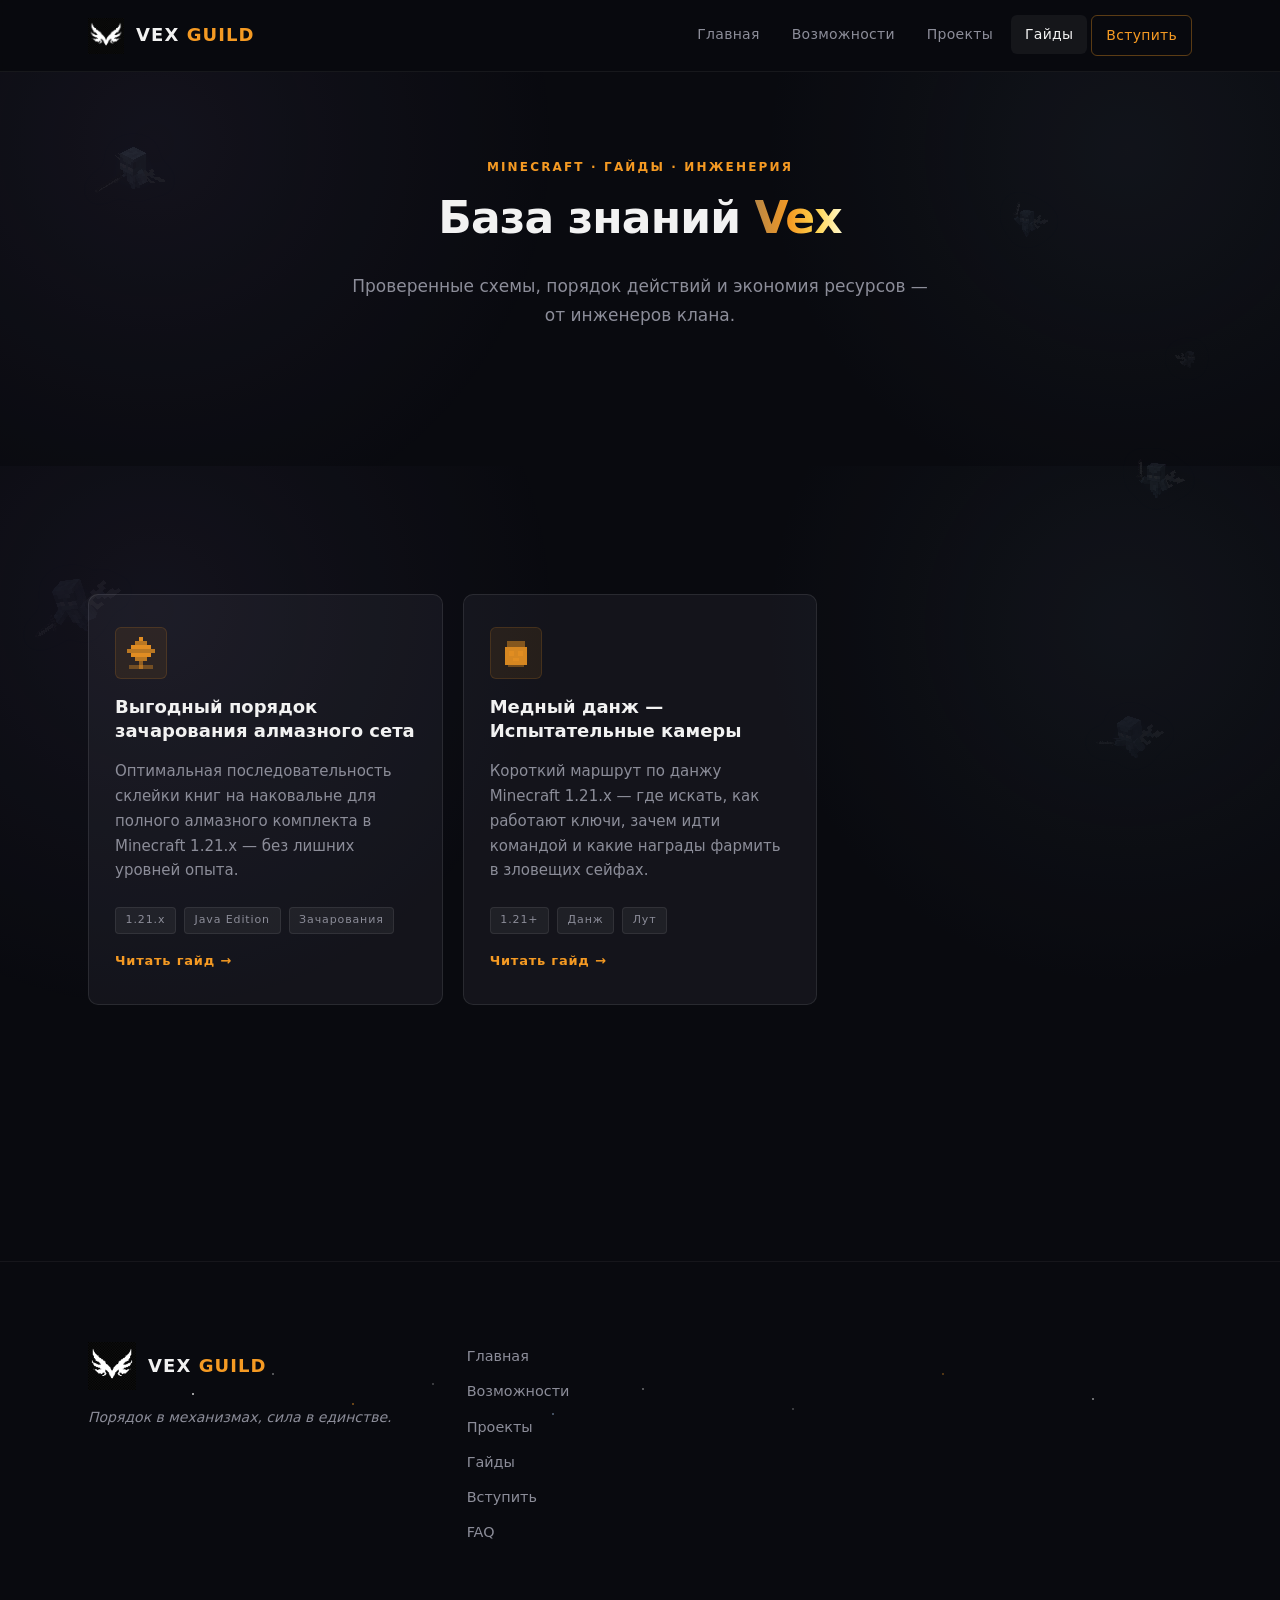
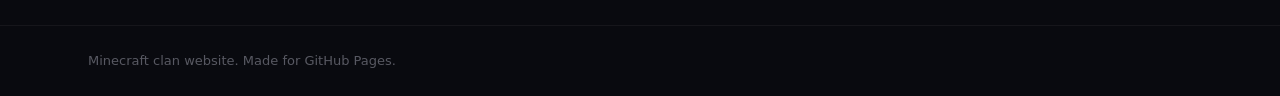
<file: guides/index.html>
<!DOCTYPE html>
<html lang="ru">
<head>
  <meta charset="UTF-8" />
  <meta name="viewport" content="width=device-width, initial-scale=1.0" />
  <title>Гайды — Vex Guild</title>
  <meta name="description" content="База знаний Vex Guild: проверенные схемы, порядок действий и экономия ресурсов для Minecraft." />
  <link rel="icon" href="../assets/brand/vex-logo.svg" type="image/svg+xml" />
  <link rel="stylesheet" href="../styles.css" />
</head>
<body class="guide-page">

  <div class="bg-sprites" aria-hidden="true">
    <img src="../assets/sprites/vex-mob-sword.png" class="bg-sprite bs-1" alt="" />
    <img src="../assets/sprites/vex-mob-dark.png" class="bg-sprite bs-2" alt="" />
    <img src="../assets/sprites/vex-mob-flying.png" class="bg-sprite bs-3" alt="" />
    <img src="../assets/sprites/vex-mob-sword-raised.png" class="bg-sprite bs-4" alt="" />
    <img src="../assets/sprites/vex-mob-lunge.png" class="bg-sprite bs-5" alt="" />
    <img src="../assets/sprites/vex-mob-sword-angled.png" class="bg-sprite bs-6" alt="" />
  </div>

  <header class="site-header" id="top">
    <div class="header-inner container">
      <a href="../#hero" class="logo" aria-label="Vex Guild — на главную">
        <img src="../assets/brand/vex-logo-black.png" alt="Vex Guild логотип" class="logo-img" />
        <span class="logo-text">Vex <span class="logo-accent">Guild</span></span>
      </a>

      <button class="burger" id="burger" aria-label="Открыть меню" aria-expanded="false">
        <span></span><span></span><span></span>
      </button>

      <nav class="main-nav" id="main-nav" aria-label="Основная навигация">
        <ul>
          <li><a href="../#hero">Главная</a></li>
          <li><a href="../#features">Возможности</a></li>
          <li><a href="../#projects">Проекты</a></li>
          <li><a href="./" class="is-active">Гайды</a></li>
          <li><a href="../#join" class="nav-cta">Вступить</a></li>
        </ul>
      </nav>
    </div>
  </header>

  <main class="guides-hub">

    <section class="guide-hero section" aria-labelledby="guides-title">
      <div class="container">
        <div class="section-header" data-reveal>
          <span class="section-eyebrow">Minecraft · Гайды · Инженерия</span>
          <h1 class="section-title" id="guides-title">
            База знаний <span class="gradient-text">Vex</span>
          </h1>
          <p class="section-lead">
            Проверенные схемы, порядок действий и экономия ресурсов — от инженеров клана.
          </p>
        </div>
      </div>
    </section>

    <section class="section" aria-label="Список гайдов">
      <div class="container">
        <div class="guides-grid">

          <a href="diamond-enchants/" class="feature-card guide-card" data-reveal>
            <div class="feature-card-glow" aria-hidden="true"></div>
            <div class="feature-icon" aria-hidden="true">
              <svg width="40" height="40" viewBox="0 0 40 40" fill="none" aria-hidden="true">
                <rect x="18" y="4" width="4" height="4" fill="currentColor" opacity=".9"/>
                <rect x="14" y="8" width="12" height="4" fill="currentColor" opacity=".7"/>
                <rect x="10" y="12" width="20" height="4" fill="currentColor" opacity=".9"/>
                <rect x="6" y="16" width="28" height="4" fill="currentColor" opacity=".7"/>
                <rect x="10" y="20" width="20" height="4" fill="currentColor" opacity=".9"/>
                <rect x="14" y="24" width="12" height="4" fill="currentColor" opacity=".7"/>
                <rect x="18" y="28" width="4" height="8" fill="currentColor" opacity=".5"/>
                <rect x="8" y="32" width="24" height="4" fill="currentColor" opacity=".35"/>
              </svg>
            </div>
            <h2 class="guide-card-title">Выгодный порядок зачарования алмазного сета</h2>
            <p class="guide-card-desc">
              Оптимальная последовательность склейки книг на наковальне для полного алмазного
              комплекта в Minecraft 1.21.x — без лишних уровней опыта.
            </p>
            <div class="project-tags">
              <span class="tag">1.21.x</span>
              <span class="tag">Java Edition</span>
              <span class="tag">Зачарования</span>
            </div>
            <span class="guide-card-cta">Читать гайд →</span>
          </a>

          <a href="copper-trial-chambers/" class="feature-card guide-card" data-reveal>
            <div class="feature-card-glow" aria-hidden="true"></div>
            <div class="feature-icon" aria-hidden="true">
              <svg width="40" height="40" viewBox="0 0 40 40" fill="none" aria-hidden="true" shape-rendering="crispEdges">
                <rect x="11" y="8" width="18" height="6" fill="currentColor" opacity=".45"/>
                <rect x="9" y="14" width="22" height="18" fill="currentColor" opacity=".85"/>
                <rect x="13" y="18" width="5" height="5" fill="currentColor" opacity=".35"/>
                <rect x="22" y="18" width="5" height="5" fill="currentColor" opacity=".35"/>
                <rect x="17" y="25" width="6" height="3" fill="currentColor" opacity=".35"/>
                <rect x="12" y="32" width="16" height="2" fill="currentColor" opacity=".35"/>
              </svg>
            </div>
            <h2 class="guide-card-title">Медный данж — Испытательные камеры</h2>
            <p class="guide-card-desc">
              Короткий маршрут по данжу Minecraft 1.21.x — где искать, как работают ключи, зачем идти командой
              и какие награды фармить в зловещих сейфах.
            </p>
            <div class="project-tags">
              <span class="tag">1.21+</span>
              <span class="tag">Данж</span>
              <span class="tag">Лут</span>
            </div>
            <span class="guide-card-cta">Читать гайд →</span>
          </a>

        </div>
      </div>
    </section>

  </main>

  <footer class="site-footer" role="contentinfo">
    <div class="footer-stars" aria-hidden="true"></div>
    <div class="container footer-inner">
      <div class="footer-brand">
        <a href="../#hero" class="logo" aria-label="Vex Guild — наверх">
          <img src="../assets/brand/vex-logo-black.png" alt="Vex Guild логотип" class="logo-img logo-img--lg" />
          <span class="logo-text">Vex <span class="logo-accent">Guild</span></span>
        </a>
        <p class="footer-tagline">Порядок в механизмах, сила в единстве.</p>
      </div>
      <nav class="footer-nav" aria-label="Навигация в footer">
        <ul>
          <li><a href="../#hero">Главная</a></li>
          <li><a href="../#features">Возможности</a></li>
          <li><a href="../#projects">Проекты</a></li>
          <li><a href="./">Гайды</a></li>
          <li><a href="../#join">Вступить</a></li>
          <li><a href="../#faq">FAQ</a></li>
        </ul>
      </nav>
    </div>
    <div class="footer-bottom">
      <div class="container">
        <p class="footer-copy">Minecraft clan website. Made for GitHub Pages.</p>
      </div>
    </div>
  </footer>

  <script src="../script.js"></script>
</body>
</html>
</file>
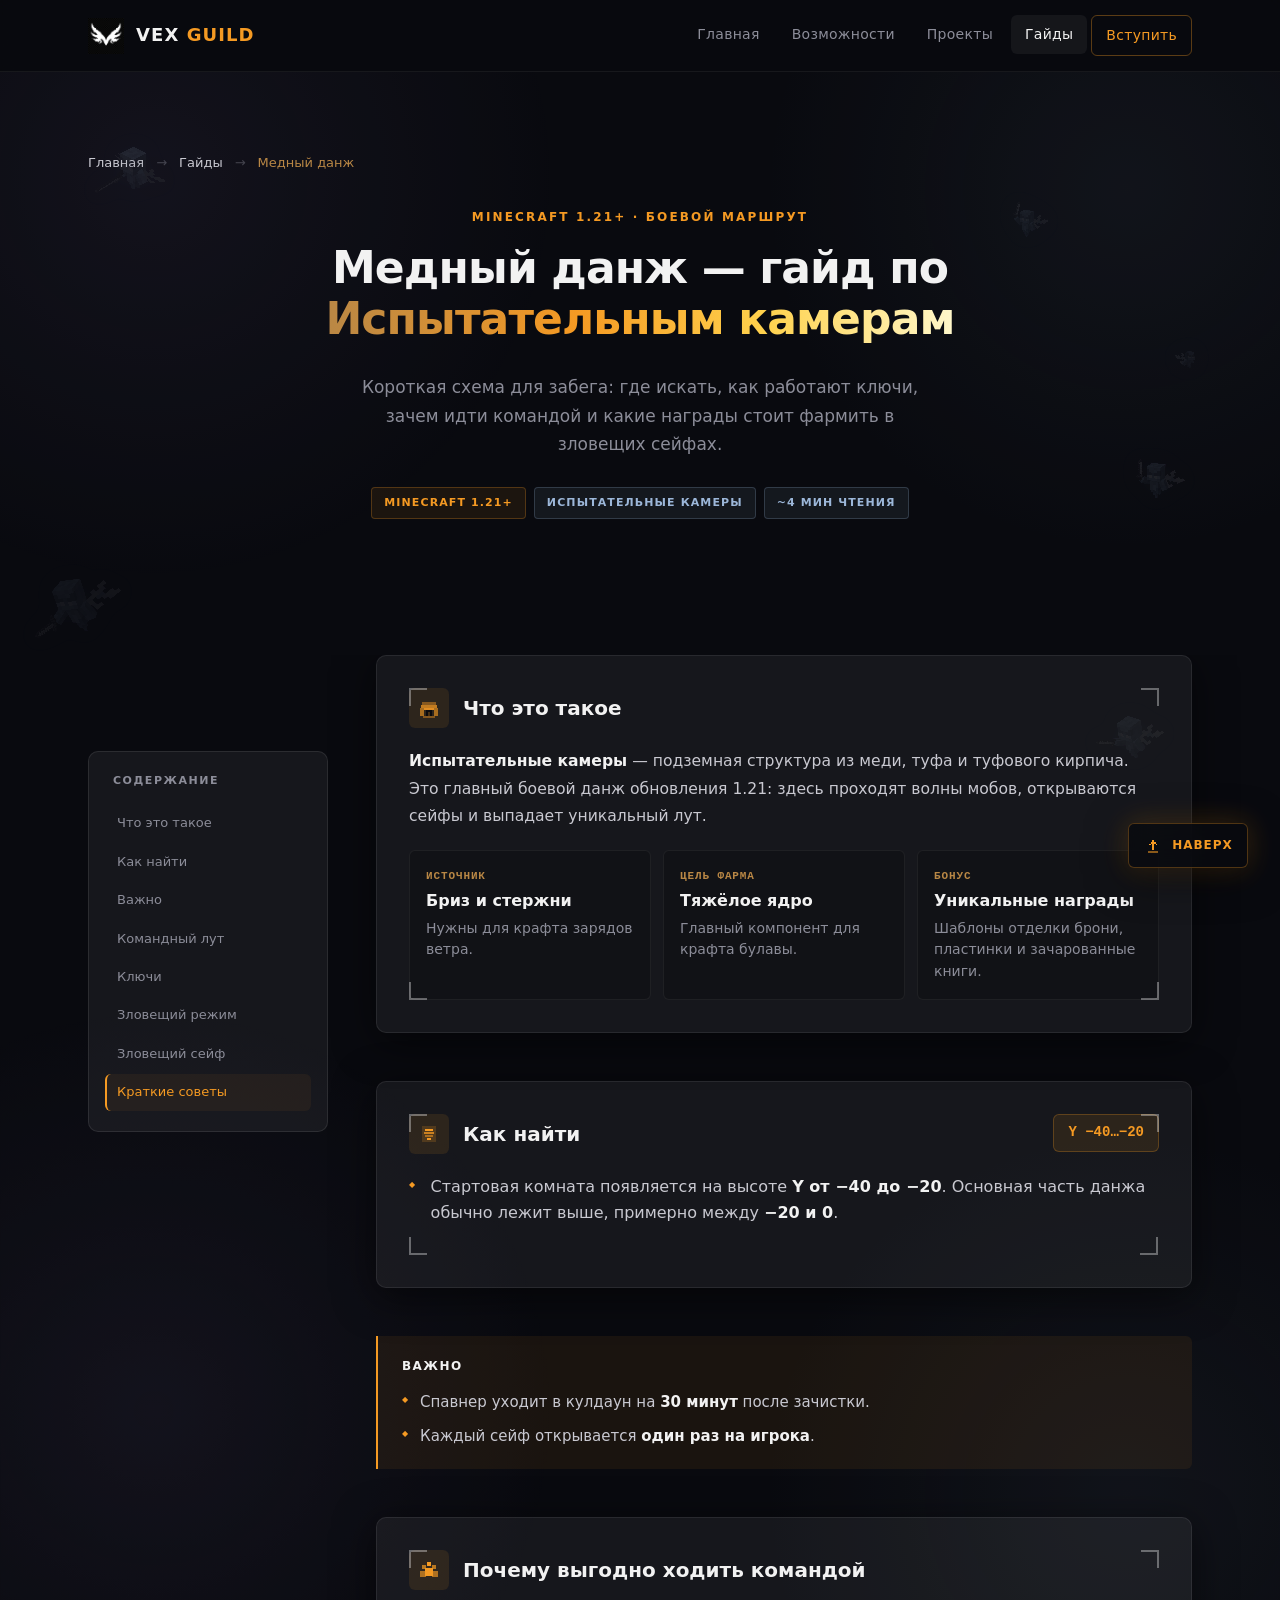
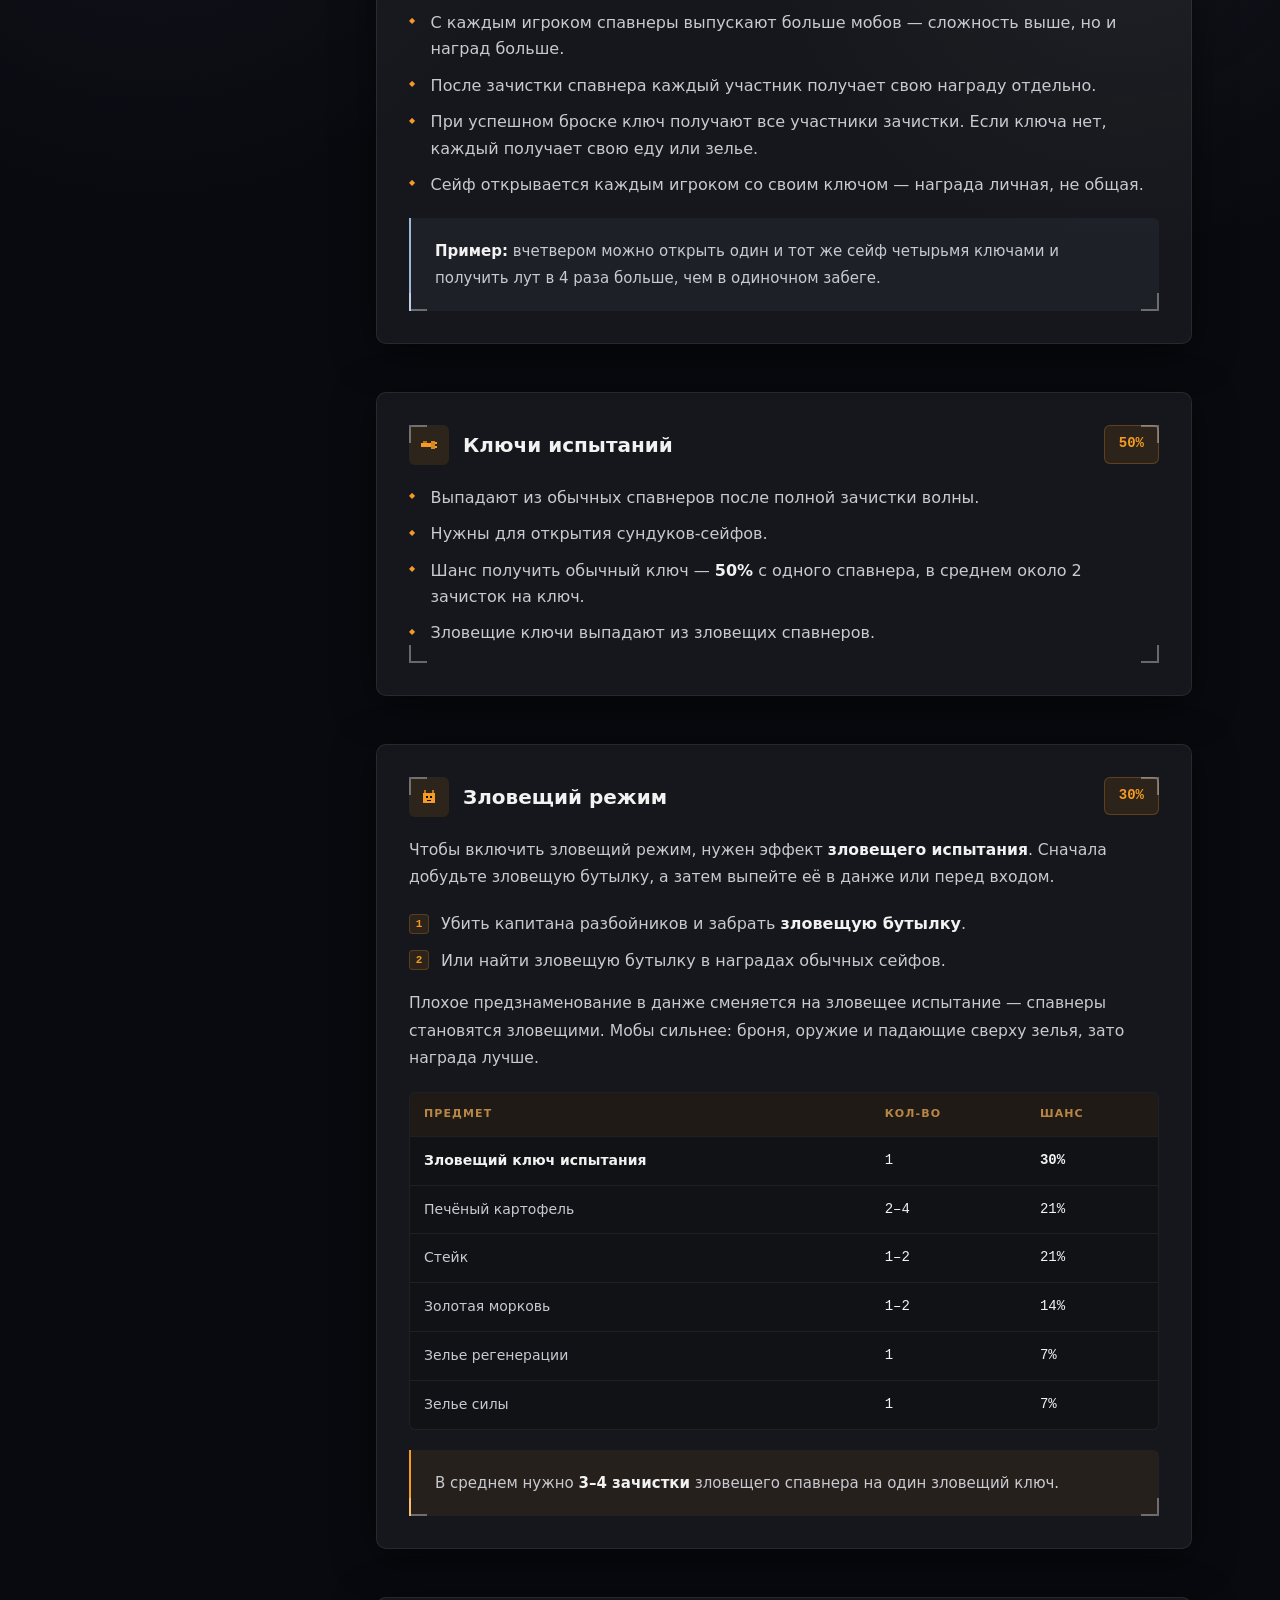
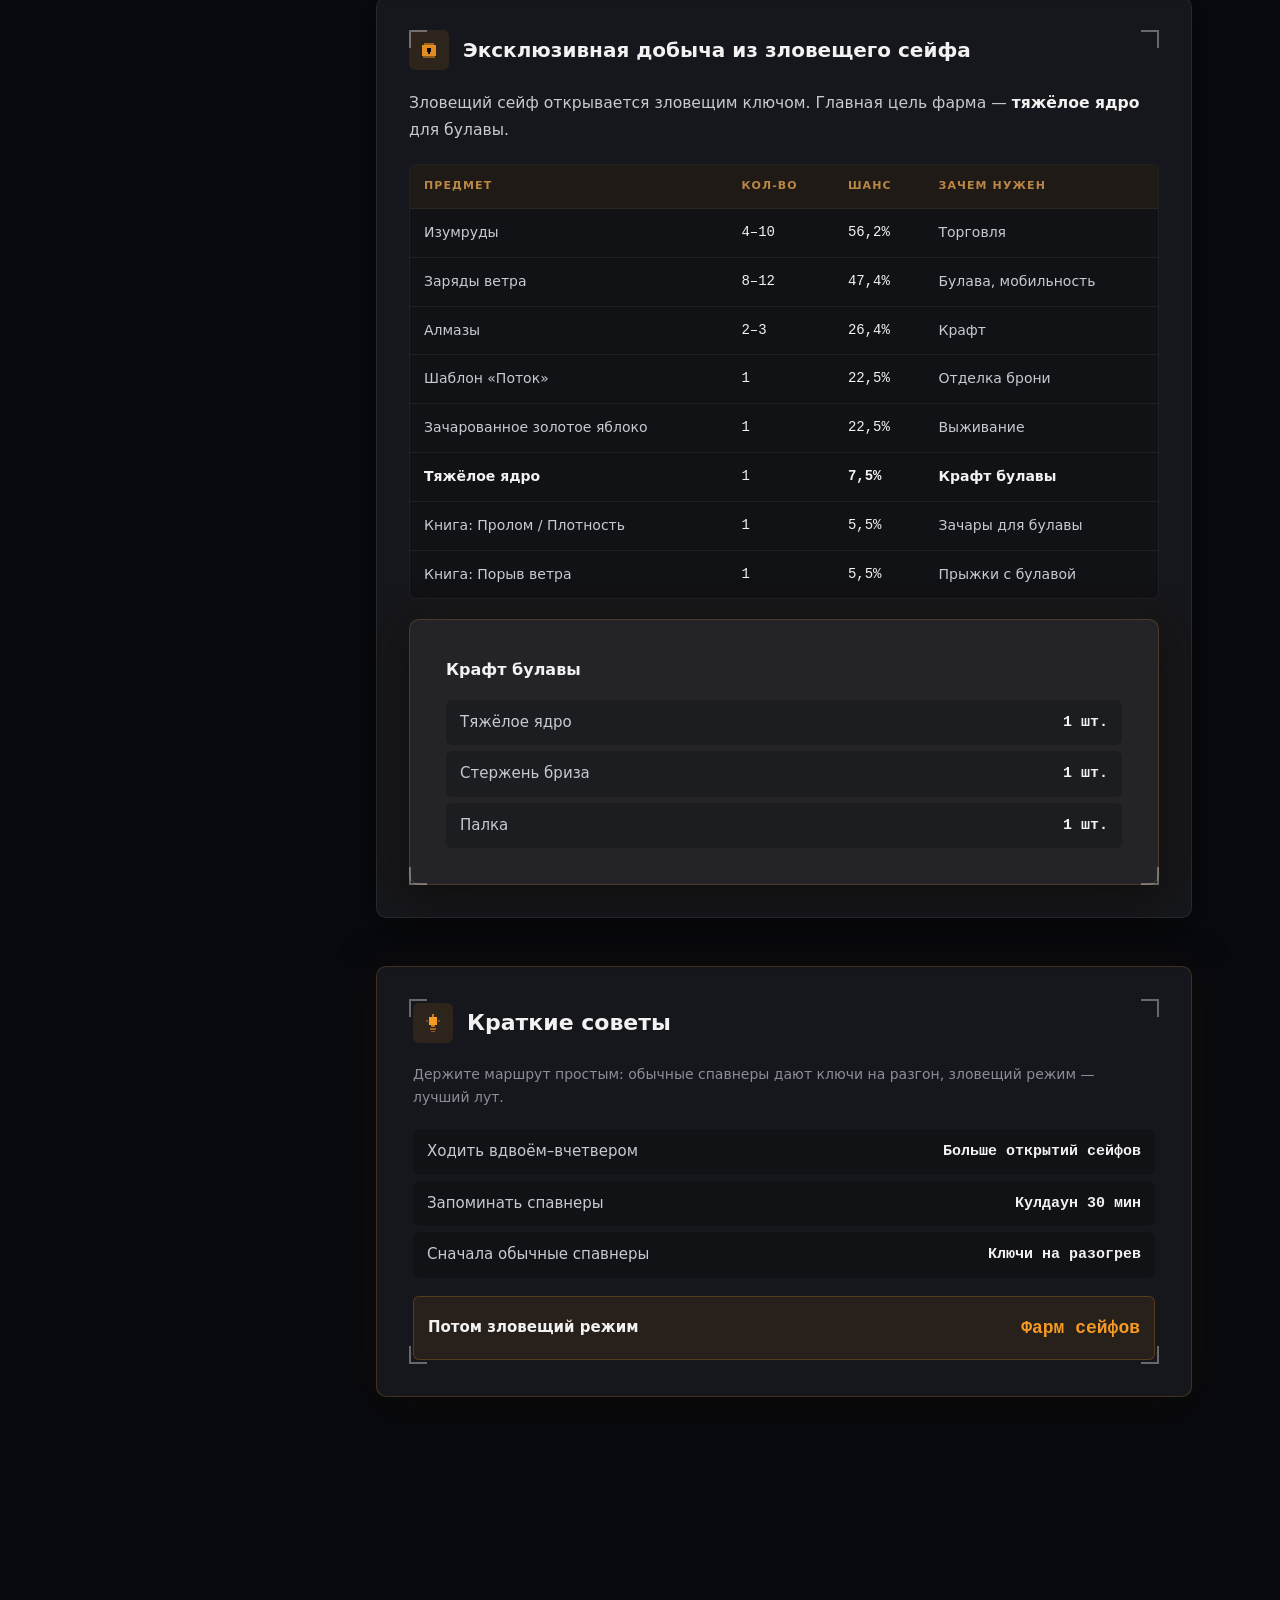
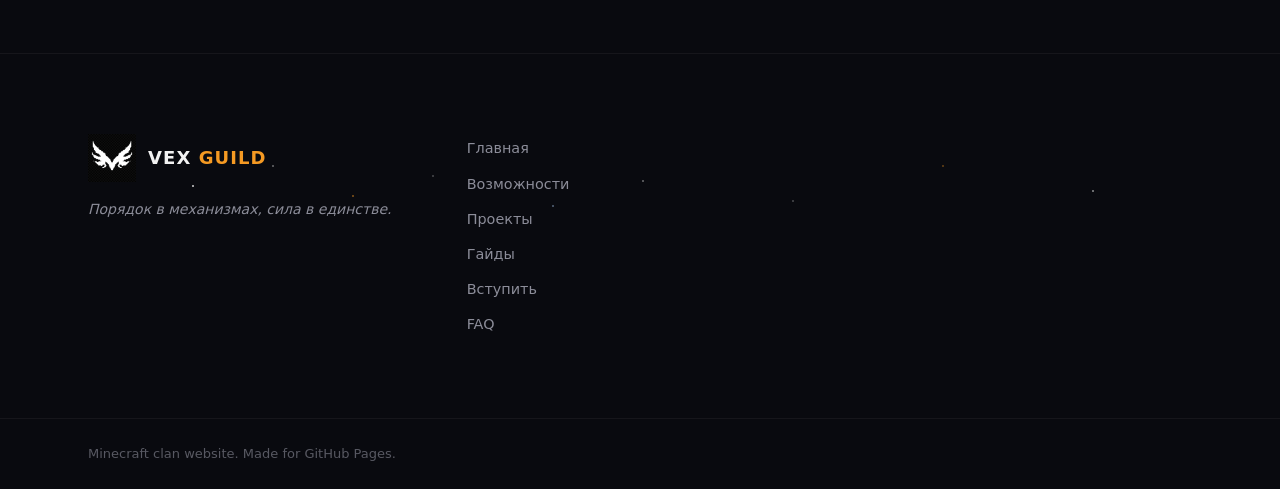
<file: guides/copper-trial-chambers/index.html>
<!DOCTYPE html>
<html lang="ru">
<head>
    <meta charset="UTF-8"/>
    <meta name="viewport" content="width=device-width, initial-scale=1.0"/>
    <title>Медный данж — Vex Guild</title>
    <meta name="description"
          content="Короткий гайд по Испытательным камерам в Minecraft 1.21+: ключи, зловещий режим, командный лут и добыча из зловещих сейфов."/>
    <link rel="icon" href="../../assets/brand/vex-logo.svg" type="image/svg+xml"/>
    <link rel="stylesheet" href="../../styles.css"/>
</head>
<body class="guide-page guide-article-page">

<div class="bg-sprites" aria-hidden="true">
    <img src="../../assets/sprites/vex-mob-sword.png" class="bg-sprite bs-1" alt=""/>
    <img src="../../assets/sprites/vex-mob-dark.png" class="bg-sprite bs-2" alt=""/>
    <img src="../../assets/sprites/vex-mob-flying.png" class="bg-sprite bs-3" alt=""/>
    <img src="../../assets/sprites/vex-mob-sword-raised.png" class="bg-sprite bs-4" alt=""/>
    <img src="../../assets/sprites/vex-mob-lunge.png" class="bg-sprite bs-5" alt=""/>
    <img src="../../assets/sprites/vex-mob-sword-angled.png" class="bg-sprite bs-6" alt=""/>
</div>

<header class="site-header" id="top">
    <div class="header-inner container">
        <a href="../../#hero" class="logo" aria-label="Vex Guild — на главную">
            <img src="../../assets/brand/vex-logo-black.png" alt="Vex Guild логотип" class="logo-img"/>
            <span class="logo-text">Vex <span class="logo-accent">Guild</span></span>
        </a>

        <button class="burger" id="burger" aria-label="Открыть меню" aria-expanded="false">
            <span></span><span></span><span></span>
        </button>

        <nav class="main-nav" id="main-nav" aria-label="Основная навигация">
            <ul>
                <li><a href="../../#hero">Главная</a></li>
                <li><a href="../../#features">Возможности</a></li>
                <li><a href="../../#projects">Проекты</a></li>
                <li><a href="../" class="is-active">Гайды</a></li>
                <li><a href="../../#join" class="nav-cta">Вступить</a></li>
            </ul>
        </nav>
    </div>
</header>

<main>

    <section class="guide-hero section" aria-labelledby="guide-title">
        <div class="container">
            <nav class="guide-breadcrumb" aria-label="Навигация">
                <a href="../../">Главная</a>
                <span class="guide-breadcrumb-sep" aria-hidden="true">→</span>
                <a href="../">Гайды</a>
                <span class="guide-breadcrumb-sep" aria-hidden="true">→</span>
                <span aria-current="page">Медный данж</span>
            </nav>

            <div class="section-header" data-reveal>
                <span class="section-eyebrow">Minecraft 1.21+ · Боевой маршрут</span>
                <h1 class="section-title" id="guide-title">
                    Медный данж — гайд по <span class="gradient-text">Испытательным камерам</span>
                </h1>
                <p class="section-lead">
                    Короткая схема для забега: где искать, как работают ключи, зачем идти командой
                    и какие награды стоит фармить в зловещих сейфах.
                </p>
                <div class="guide-meta">
                    <span class="guide-meta-badge guide-meta-badge--gold">Minecraft 1.21+</span>
                    <span class="guide-meta-badge">Испытательные камеры</span>
                    <span class="guide-meta-badge">~4 мин чтения</span>
                </div>
            </div>
        </div>
    </section>

    <section class="section guide-article-section">
        <div class="container guide-layout">

            <nav class="guide-toc" aria-label="Содержание гайда" data-reveal>
                <p class="guide-toc-title">Содержание</p>
                <ul>
                    <li><a href="#about">Что это такое</a></li>
                    <li><a href="#find">Как найти</a></li>
                    <li><a href="#important">Важно</a></li>
                    <li><a href="#team">Командный лут</a></li>
                    <li><a href="#keys">Ключи</a></li>
                    <li><a href="#ominous">Зловещий режим</a></li>
                    <li><a href="#loot">Зловещий сейф</a></li>
                    <li><a href="#tips">Краткие советы</a></li>
                </ul>
            </nav>

            <div class="guide-content">

                <article class="guide-item" id="about" data-reveal>
                    <div class="corner corner--tl corner--sm" aria-hidden="true"></div>
                    <div class="corner corner--tr corner--sm" aria-hidden="true"></div>
                    <div class="corner corner--bl corner--sm" aria-hidden="true"></div>
                    <div class="corner corner--br corner--sm" aria-hidden="true"></div>

                    <header class="guide-item-header">
                        <div class="guide-item-title-wrap">
                            <div class="guide-item-icon" aria-hidden="true">
                                <svg viewBox="0 0 24 24" width="24" height="24" fill="none" shape-rendering="crispEdges">
                                    <rect x="5" y="6" width="14" height="3" fill="currentColor" opacity=".45"/>
                                    <rect x="4" y="9" width="16" height="3" fill="currentColor" opacity=".75"/>
                                    <rect x="3" y="12" width="4" height="8" fill="currentColor" opacity=".62"/>
                                    <rect x="17" y="12" width="4" height="8" fill="currentColor" opacity=".62"/>
                                    <rect x="7" y="12" width="10" height="2" fill="currentColor" opacity=".9"/>
                                    <rect x="9" y="14" width="6" height="6" fill="#090A0F"/>
                                    <rect x="11" y="16" width="2" height="4" fill="currentColor" opacity=".24"/>
                                    <rect x="6" y="20" width="12" height="2" fill="currentColor" opacity=".42"/>
                                </svg>
                            </div>
                            <h2 class="guide-item-title">Что это такое</h2>
                        </div>
                    </header>

                    <p class="guide-prose">
                        <strong>Испытательные камеры</strong> — подземная структура из меди, туфа и туфового кирпича.
                        Это главный боевой данж обновления 1.21: здесь проходят волны мобов, открываются сейфы
                        и выпадает уникальный лут.
                    </p>

                    <div class="guide-fact-grid">
                        <div class="guide-fact">
                            <span class="guide-fact-kicker">Источник</span>
                            <strong>Бриз и стержни</strong>
                            <span>Нужны для крафта зарядов ветра.</span>
                        </div>
                        <div class="guide-fact">
                            <span class="guide-fact-kicker">Цель фарма</span>
                            <strong>Тяжёлое ядро</strong>
                            <span>Главный компонент для крафта булавы.</span>
                        </div>
                        <div class="guide-fact">
                            <span class="guide-fact-kicker">Бонус</span>
                            <strong>Уникальные награды</strong>
                            <span>Шаблоны отделки брони, пластинки и зачарованные книги.</span>
                        </div>
                    </div>
                </article>

                <article class="guide-item guide-item--clear-corners" id="find" data-reveal>
                    <div class="corner corner--tl corner--sm" aria-hidden="true"></div>
                    <div class="corner corner--tr corner--sm" aria-hidden="true"></div>
                    <div class="corner corner--bl corner--sm" aria-hidden="true"></div>
                    <div class="corner corner--br corner--sm" aria-hidden="true"></div>

                    <header class="guide-item-header">
                        <div class="guide-item-title-wrap">
                            <div class="guide-item-icon" aria-hidden="true">
                                <svg viewBox="0 0 24 24" width="24" height="24" fill="none" shape-rendering="crispEdges">
                                    <rect x="5" y="4" width="14" height="16" fill="currentColor" opacity=".18"/>
                                    <rect x="8" y="7" width="8" height="2" fill="currentColor"/>
                                    <rect x="7" y="10" width="10" height="2" fill="currentColor" opacity=".75"/>
                                    <rect x="8" y="13" width="8" height="2" fill="currentColor" opacity=".55"/>
                                    <rect x="10" y="16" width="4" height="2" fill="currentColor"/>
                                </svg>
                            </div>
                            <h2 class="guide-item-title">Как найти</h2>
                        </div>
                        <span class="guide-item-total">Y −40…−20</span>
                    </header>

                    <ul class="guide-checklist">
                        <li>
                            Стартовая комната появляется на высоте <strong>Y от −40 до −20</strong>.
                            Основная часть данжа обычно лежит выше, примерно между <strong>−20 и 0</strong>.
                        </li>
                    </ul>
                </article>

                <aside class="guide-callout guide-callout--warning" id="important" data-reveal>
                    <p class="guide-callout-title">Важно</p>
                    <ul>
                        <li>Спавнер уходит в кулдаун на <strong>30 минут</strong> после зачистки.</li>
                        <li>Каждый сейф открывается <strong>один раз на игрока</strong>.</li>
                    </ul>
                </aside>

                <article class="guide-item" id="team" data-reveal>
                    <div class="corner corner--tl corner--sm" aria-hidden="true"></div>
                    <div class="corner corner--tr corner--sm" aria-hidden="true"></div>
                    <div class="corner corner--bl corner--sm" aria-hidden="true"></div>
                    <div class="corner corner--br corner--sm" aria-hidden="true"></div>

                    <header class="guide-item-header">
                        <div class="guide-item-title-wrap">
                            <div class="guide-item-icon" aria-hidden="true">
                                <svg viewBox="0 0 24 24" width="24" height="24" fill="none" shape-rendering="crispEdges">
                                    <rect x="10" y="4" width="4" height="4" fill="currentColor"/>
                                    <rect x="5" y="7" width="4" height="4" fill="currentColor" opacity=".7"/>
                                    <rect x="15" y="7" width="4" height="4" fill="currentColor" opacity=".7"/>
                                    <rect x="8" y="10" width="8" height="8" fill="currentColor"/>
                                    <rect x="3" y="13" width="6" height="6" fill="currentColor" opacity=".65"/>
                                    <rect x="15" y="13" width="6" height="6" fill="currentColor" opacity=".65"/>
                                </svg>
                            </div>
                            <h2 class="guide-item-title">Почему выгодно ходить командой</h2>
                        </div>
                    </header>

                    <ul class="guide-checklist">
                        <li>С каждым игроком спавнеры выпускают больше мобов — сложность выше, но и наград больше.</li>
                        <li>После зачистки спавнера каждый участник получает свою награду отдельно.</li>
                        <li>При успешном броске ключ получают все участники зачистки. Если ключа нет, каждый получает свою еду или зелье.</li>
                        <li>Сейф открывается каждым игроком со своим ключом — награда личная, не общая.</li>
                    </ul>

                    <aside class="guide-callout guide-callout--info guide-inner-callout">
                        <p>
                            <strong>Пример:</strong> вчетвером можно открыть один и тот же сейф четырьмя ключами
                            и получить лут в 4 раза больше, чем в одиночном забеге.
                        </p>
                    </aside>
                </article>

                <article class="guide-item" id="keys" data-reveal>
                    <div class="corner corner--tl corner--sm" aria-hidden="true"></div>
                    <div class="corner corner--tr corner--sm" aria-hidden="true"></div>
                    <div class="corner corner--bl corner--sm" aria-hidden="true"></div>
                    <div class="corner corner--br corner--sm" aria-hidden="true"></div>

                    <header class="guide-item-header">
                        <div class="guide-item-title-wrap">
                            <div class="guide-item-icon" aria-hidden="true">
                                <svg viewBox="0 0 24 24" width="24" height="24" fill="none" shape-rendering="crispEdges">
                                    <rect x="4" y="10" width="10" height="4" fill="currentColor"/>
                                    <rect x="14" y="8" width="4" height="8" fill="currentColor" opacity=".85"/>
                                    <rect x="18" y="9" width="2" height="2" fill="currentColor"/>
                                    <rect x="18" y="13" width="2" height="2" fill="currentColor"/>
                                    <rect x="6" y="8" width="4" height="2" fill="currentColor" opacity=".65"/>
                                </svg>
                            </div>
                            <h2 class="guide-item-title">Ключи испытаний</h2>
                        </div>
                        <span class="guide-item-total">50%</span>
                    </header>

                    <ul class="guide-checklist">
                        <li>Выпадают из обычных спавнеров после полной зачистки волны.</li>
                        <li>Нужны для открытия сундуков-сейфов.</li>
                        <li>Шанс получить обычный ключ — <strong>50%</strong> с одного спавнера, в среднем около 2 зачисток на ключ.</li>
                        <li>Зловещие ключи выпадают из зловещих спавнеров.</li>
                    </ul>
                </article>

                <article class="guide-item" id="ominous" data-reveal>
                    <div class="corner corner--tl corner--sm" aria-hidden="true"></div>
                    <div class="corner corner--tr corner--sm" aria-hidden="true"></div>
                    <div class="corner corner--bl corner--sm" aria-hidden="true"></div>
                    <div class="corner corner--br corner--sm" aria-hidden="true"></div>

                    <header class="guide-item-header">
                        <div class="guide-item-title-wrap">
                            <div class="guide-item-icon" aria-hidden="true">
                                <svg viewBox="0 0 24 24" width="24" height="24" fill="none" shape-rendering="crispEdges">
                                    <rect x="7" y="5" width="2" height="3" fill="currentColor" opacity=".7"/>
                                    <rect x="15" y="5" width="2" height="3" fill="currentColor" opacity=".7"/>
                                    <rect x="6" y="8" width="12" height="10" fill="currentColor"/>
                                    <rect x="9" y="11" width="2" height="2" fill="#090A0F"/>
                                    <rect x="13" y="11" width="2" height="2" fill="#090A0F"/>
                                    <rect x="10" y="15" width="4" height="1" fill="#090A0F"/>
                                </svg>
                            </div>
                            <h2 class="guide-item-title">Зловещий режим</h2>
                        </div>
                        <span class="guide-item-total">30%</span>
                    </header>

                    <p class="guide-prose">
                        Чтобы включить зловещий режим, нужен эффект <strong>зловещего испытания</strong>.
                        Сначала добудьте зловещую бутылку, а затем выпейте её в данже или перед входом.
                    </p>

                    <ol class="guide-numbered">
                        <li>Убить капитана разбойников и забрать <strong>зловещую бутылку</strong>.</li>
                        <li>Или найти зловещую бутылку в наградах обычных сейфов.</li>
                    </ol>

                    <p class="guide-prose">
                        Плохое предзнаменование в данже сменяется на зловещее испытание — спавнеры становятся
                        зловещими. Мобы сильнее: броня, оружие и падающие сверху зелья, зато награда лучше.
                    </p>

                    <div class="guide-table-wrap" aria-label="Лут зловещего спавнера">
                        <table class="guide-table">
                            <thead>
                            <tr>
                                <th>Предмет</th>
                                <th>Кол-во</th>
                                <th>Шанс</th>
                            </tr>
                            </thead>
                            <tbody>
                            <tr>
                                <td><strong>Зловещий ключ испытания</strong></td>
                                <td>1</td>
                                <td><strong>30%</strong></td>
                            </tr>
                            <tr>
                                <td>Печёный картофель</td>
                                <td>2–4</td>
                                <td>21%</td>
                            </tr>
                            <tr>
                                <td>Стейк</td>
                                <td>1–2</td>
                                <td>21%</td>
                            </tr>
                            <tr>
                                <td>Золотая морковь</td>
                                <td>1–2</td>
                                <td>14%</td>
                            </tr>
                            <tr>
                                <td>Зелье регенерации</td>
                                <td>1</td>
                                <td>7%</td>
                            </tr>
                            <tr>
                                <td>Зелье силы</td>
                                <td>1</td>
                                <td>7%</td>
                            </tr>
                            </tbody>
                        </table>
                    </div>

                    <aside class="guide-callout guide-callout--warning guide-inner-callout">
                        <p>В среднем нужно <strong>3–4 зачистки</strong> зловещего спавнера на один зловещий ключ.</p>
                    </aside>
                </article>

                <article class="guide-item" id="loot" data-reveal>
                    <div class="corner corner--tl corner--sm" aria-hidden="true"></div>
                    <div class="corner corner--tr corner--sm" aria-hidden="true"></div>
                    <div class="corner corner--bl corner--sm" aria-hidden="true"></div>
                    <div class="corner corner--br corner--sm" aria-hidden="true"></div>

                    <header class="guide-item-header">
                        <div class="guide-item-title-wrap">
                            <div class="guide-item-icon" aria-hidden="true">
                                <svg viewBox="0 0 24 24" width="24" height="24" fill="none" shape-rendering="crispEdges">
                                    <rect x="5" y="7" width="14" height="11" fill="currentColor" opacity=".9"/>
                                    <rect x="7" y="5" width="10" height="3" fill="currentColor" opacity=".55"/>
                                    <rect x="10" y="10" width="4" height="4" fill="#090A0F"/>
                                    <rect x="11" y="14" width="2" height="2" fill="#090A0F"/>
                                    <rect x="6" y="18" width="12" height="2" fill="currentColor" opacity=".45"/>
                                </svg>
                            </div>
                            <h2 class="guide-item-title">Эксклюзивная добыча из зловещего сейфа</h2>
                        </div>
                    </header>

                    <p class="guide-prose">
                        Зловещий сейф открывается зловещим ключом. Главная цель фарма — <strong>тяжёлое ядро</strong>
                        для булавы.
                    </p>

                    <div class="guide-table-wrap" aria-label="Добыча из зловещего сейфа">
                        <table class="guide-table guide-table--wide">
                            <thead>
                            <tr>
                                <th>Предмет</th>
                                <th>Кол-во</th>
                                <th>Шанс</th>
                                <th>Зачем нужен</th>
                            </tr>
                            </thead>
                            <tbody>
                            <tr>
                                <td>Изумруды</td>
                                <td>4–10</td>
                                <td>56,2%</td>
                                <td>Торговля</td>
                            </tr>
                            <tr>
                                <td>Заряды ветра</td>
                                <td>8–12</td>
                                <td>47,4%</td>
                                <td>Булава, мобильность</td>
                            </tr>
                            <tr>
                                <td>Алмазы</td>
                                <td>2–3</td>
                                <td>26,4%</td>
                                <td>Крафт</td>
                            </tr>
                            <tr>
                                <td>Шаблон «Поток»</td>
                                <td>1</td>
                                <td>22,5%</td>
                                <td>Отделка брони</td>
                            </tr>
                            <tr>
                                <td>Зачарованное золотое яблоко</td>
                                <td>1</td>
                                <td>22,5%</td>
                                <td>Выживание</td>
                            </tr>
                            <tr>
                                <td><strong>Тяжёлое ядро</strong></td>
                                <td>1</td>
                                <td><strong>7,5%</strong></td>
                                <td><strong>Крафт булавы</strong></td>
                            </tr>
                            <tr>
                                <td>Книга: Пролом / Плотность</td>
                                <td>1</td>
                                <td>5,5%</td>
                                <td>Зачары для булавы</td>
                            </tr>
                            <tr>
                                <td>Книга: Порыв ветра</td>
                                <td>1</td>
                                <td>5,5%</td>
                                <td>Прыжки с булавой</td>
                            </tr>
                            </tbody>
                        </table>
                    </div>

                    <aside class="guide-summary guide-mini-summary">
                        <h3 class="guide-summary-title">Крафт булавы</h3>
                        <div class="summary-rows">
                            <div class="summary-row">
                                <span>Тяжёлое ядро</span>
                                <span>1 шт.</span>
                            </div>
                            <div class="summary-row">
                                <span>Стержень бриза</span>
                                <span>1 шт.</span>
                            </div>
                            <div class="summary-row">
                                <span>Палка</span>
                                <span>1 шт.</span>
                            </div>
                        </div>
                    </aside>
                </article>

                <aside class="guide-summary" id="tips" data-reveal>
                    <div class="corner corner--tl corner--sm" aria-hidden="true"></div>
                    <div class="corner corner--tr corner--sm" aria-hidden="true"></div>
                    <div class="corner corner--bl corner--sm" aria-hidden="true"></div>
                    <div class="corner corner--br corner--sm" aria-hidden="true"></div>

                    <header class="guide-summary-header">
                        <div class="guide-item-title-wrap">
                            <div class="guide-item-icon" aria-hidden="true">
                                <svg viewBox="0 0 24 24" width="24" height="24" fill="none" shape-rendering="crispEdges">
                                    <rect x="11" y="3" width="2" height="3" fill="currentColor" opacity=".75"/>
                                    <rect x="8" y="6" width="8" height="8" fill="currentColor"/>
                                    <rect x="10" y="14" width="4" height="2" fill="currentColor" opacity=".7"/>
                                    <rect x="9" y="17" width="6" height="2" fill="currentColor" opacity=".55"/>
                                    <rect x="10" y="20" width="4" height="1" fill="currentColor" opacity=".45"/>
                                    <rect x="5" y="9" width="2" height="2" fill="currentColor" opacity=".35"/>
                                    <rect x="17" y="9" width="2" height="2" fill="currentColor" opacity=".35"/>
                                </svg>
                            </div>
                            <h2 class="guide-summary-title">Краткие советы</h2>
                        </div>
                    </header>
                    <p class="guide-summary-note">
                        Держите маршрут простым: обычные спавнеры дают ключи на разгон, зловещий режим — лучший лут.
                    </p>

                    <div class="summary-rows">
                        <div class="summary-row">
                            <span>Ходить вдвоём–вчетвером</span>
                            <span>Больше открытий сейфов</span>
                        </div>
                        <div class="summary-row">
                            <span>Запоминать спавнеры</span>
                            <span>Кулдаун 30 мин</span>
                        </div>
                        <div class="summary-row">
                            <span>Сначала обычные спавнеры</span>
                            <span>Ключи на разогрев</span>
                        </div>
                        <div class="summary-row summary-row--total">
                            <span>Потом зловещий режим</span>
                            <span>Фарм сейфов</span>
                        </div>
                    </div>
                </aside>

            </div>
        </div>
    </section>

</main>

<a class="guide-back-top" href="#top" aria-label="Вернуться наверх гайда">
    <svg viewBox="0 0 24 24" width="20" height="20" fill="none" aria-hidden="true" shape-rendering="crispEdges">
        <rect x="11" y="5" width="2" height="12" fill="currentColor"/>
        <rect x="9" y="7" width="2" height="2" fill="currentColor"/>
        <rect x="13" y="7" width="2" height="2" fill="currentColor"/>
        <rect x="7" y="9" width="2" height="2" fill="currentColor"/>
        <rect x="15" y="9" width="2" height="2" fill="currentColor"/>
        <rect x="6" y="18" width="12" height="2" fill="currentColor" opacity=".55"/>
    </svg>
    <span>Наверх</span>
</a>

<footer class="site-footer" role="contentinfo">
    <div class="footer-stars" aria-hidden="true"></div>
    <div class="container footer-inner">
        <div class="footer-brand">
            <a href="../../#hero" class="logo" aria-label="Vex Guild — наверх">
                <img src="../../assets/brand/vex-logo-black.png" alt="Vex Guild логотип" class="logo-img logo-img--lg"/>
                <span class="logo-text">Vex <span class="logo-accent">Guild</span></span>
            </a>
            <p class="footer-tagline">Порядок в механизмах, сила в единстве.</p>
        </div>
        <nav class="footer-nav" aria-label="Навигация в footer">
            <ul>
                <li><a href="../../#hero">Главная</a></li>
                <li><a href="../../#features">Возможности</a></li>
                <li><a href="../../#projects">Проекты</a></li>
                <li><a href="../">Гайды</a></li>
                <li><a href="../../#join">Вступить</a></li>
                <li><a href="../../#faq">FAQ</a></li>
            </ul>
        </nav>
    </div>
    <div class="footer-bottom">
        <div class="container">
            <p class="footer-copy">Minecraft clan website. Made for GitHub Pages.</p>
        </div>
    </div>
</footer>

<script src="../../script.js"></script>
</body>
</html>
</file>
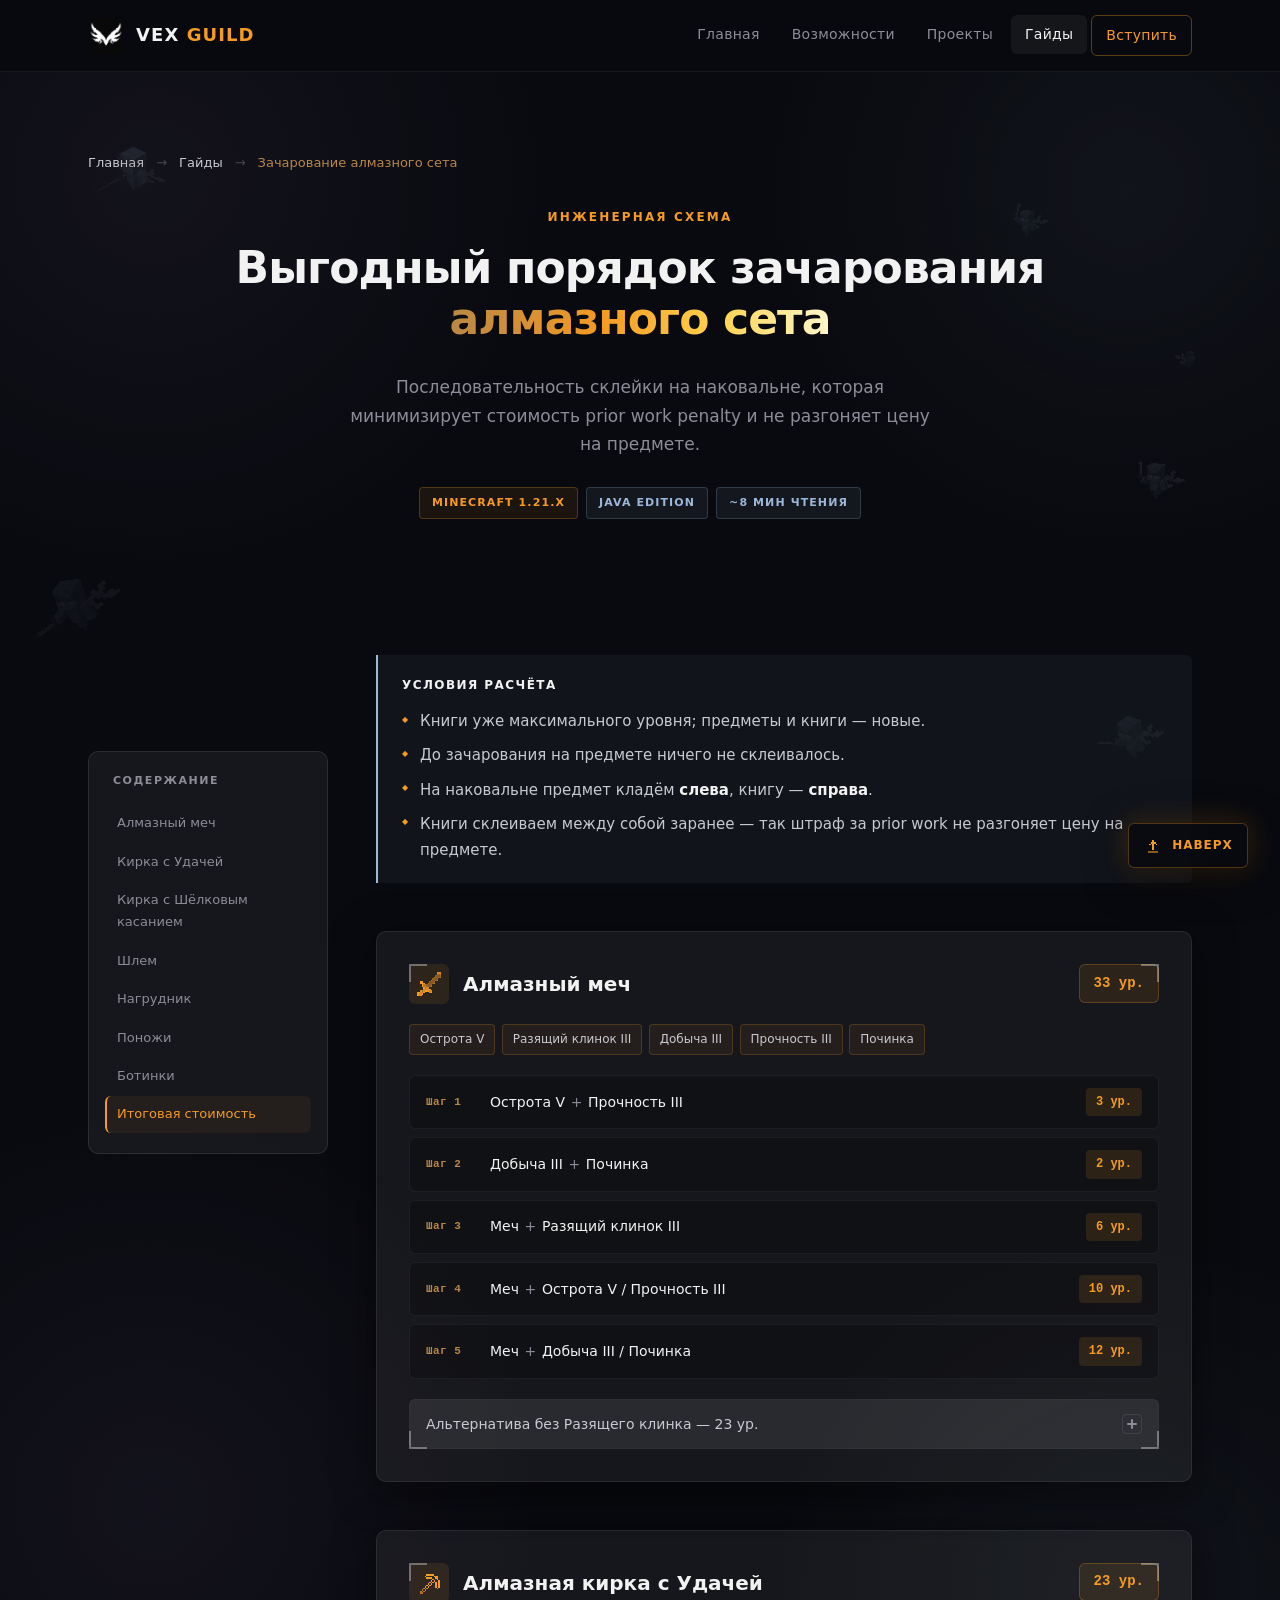
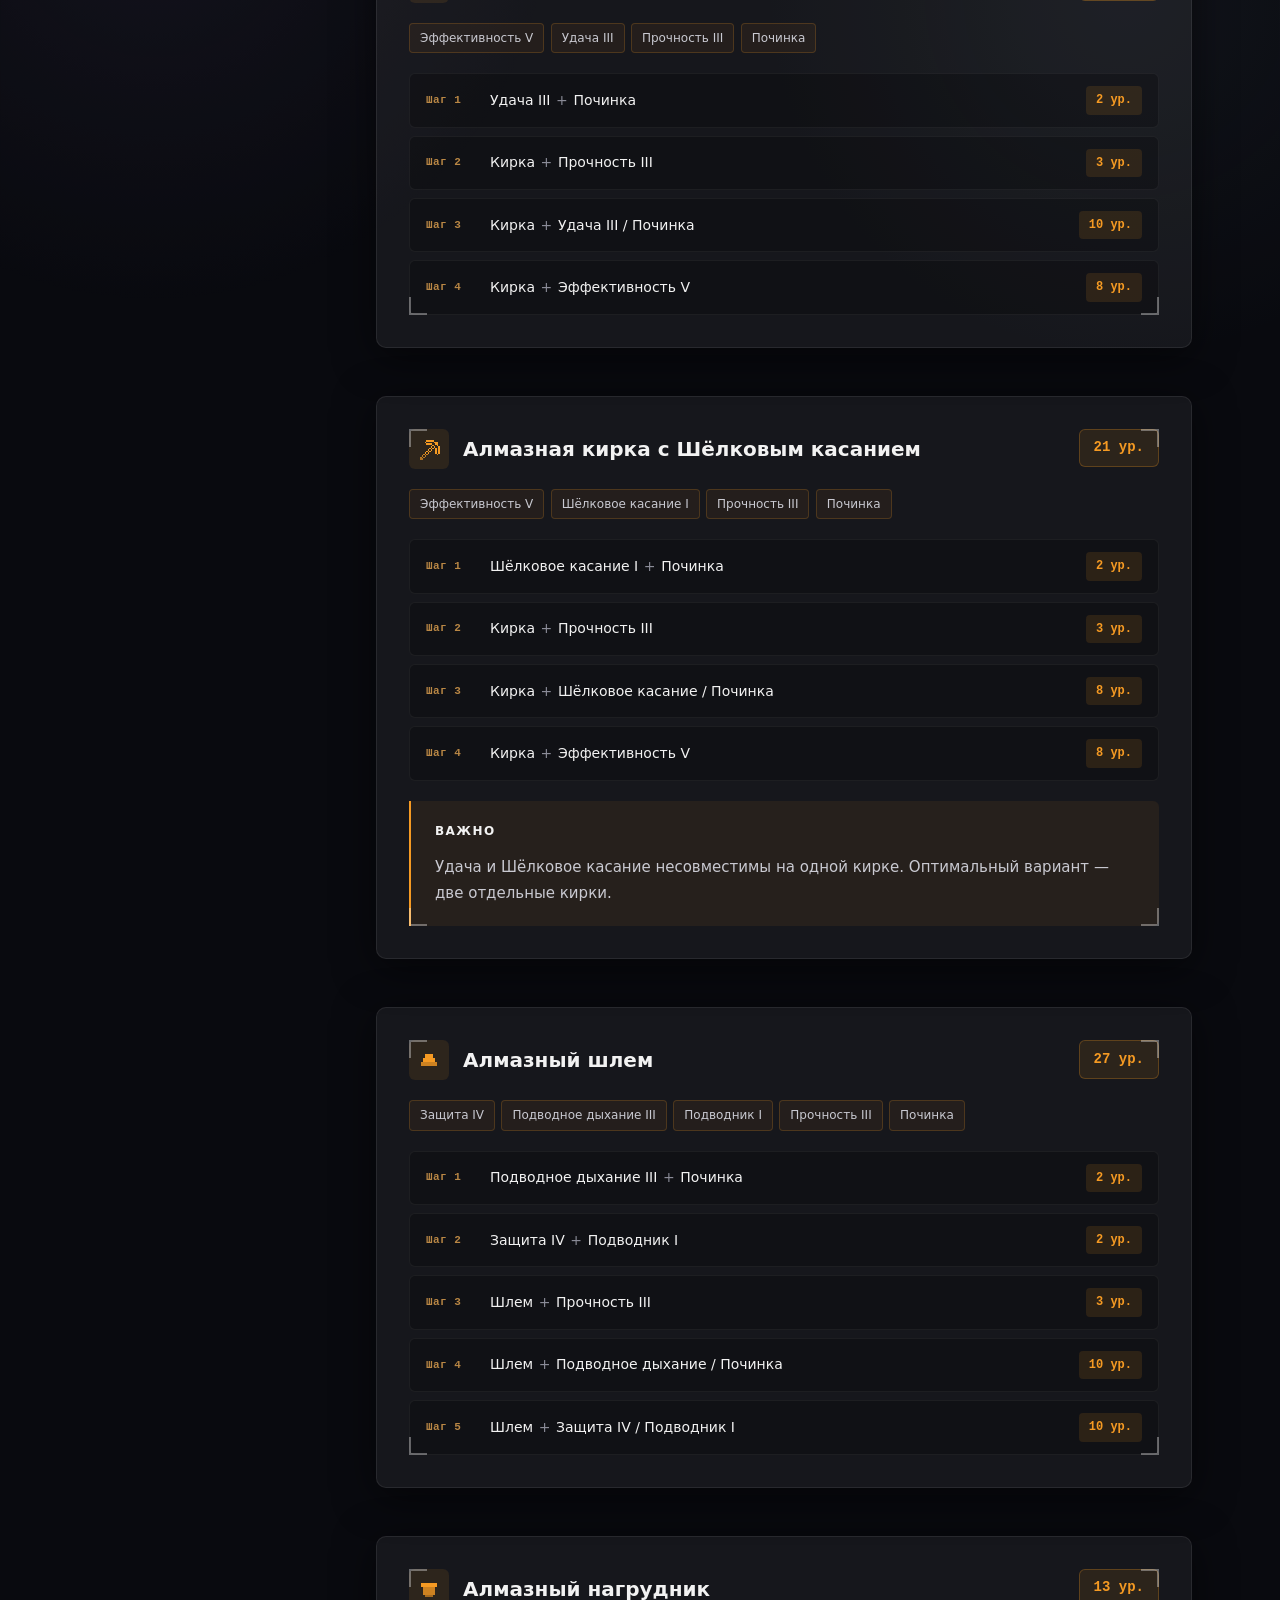
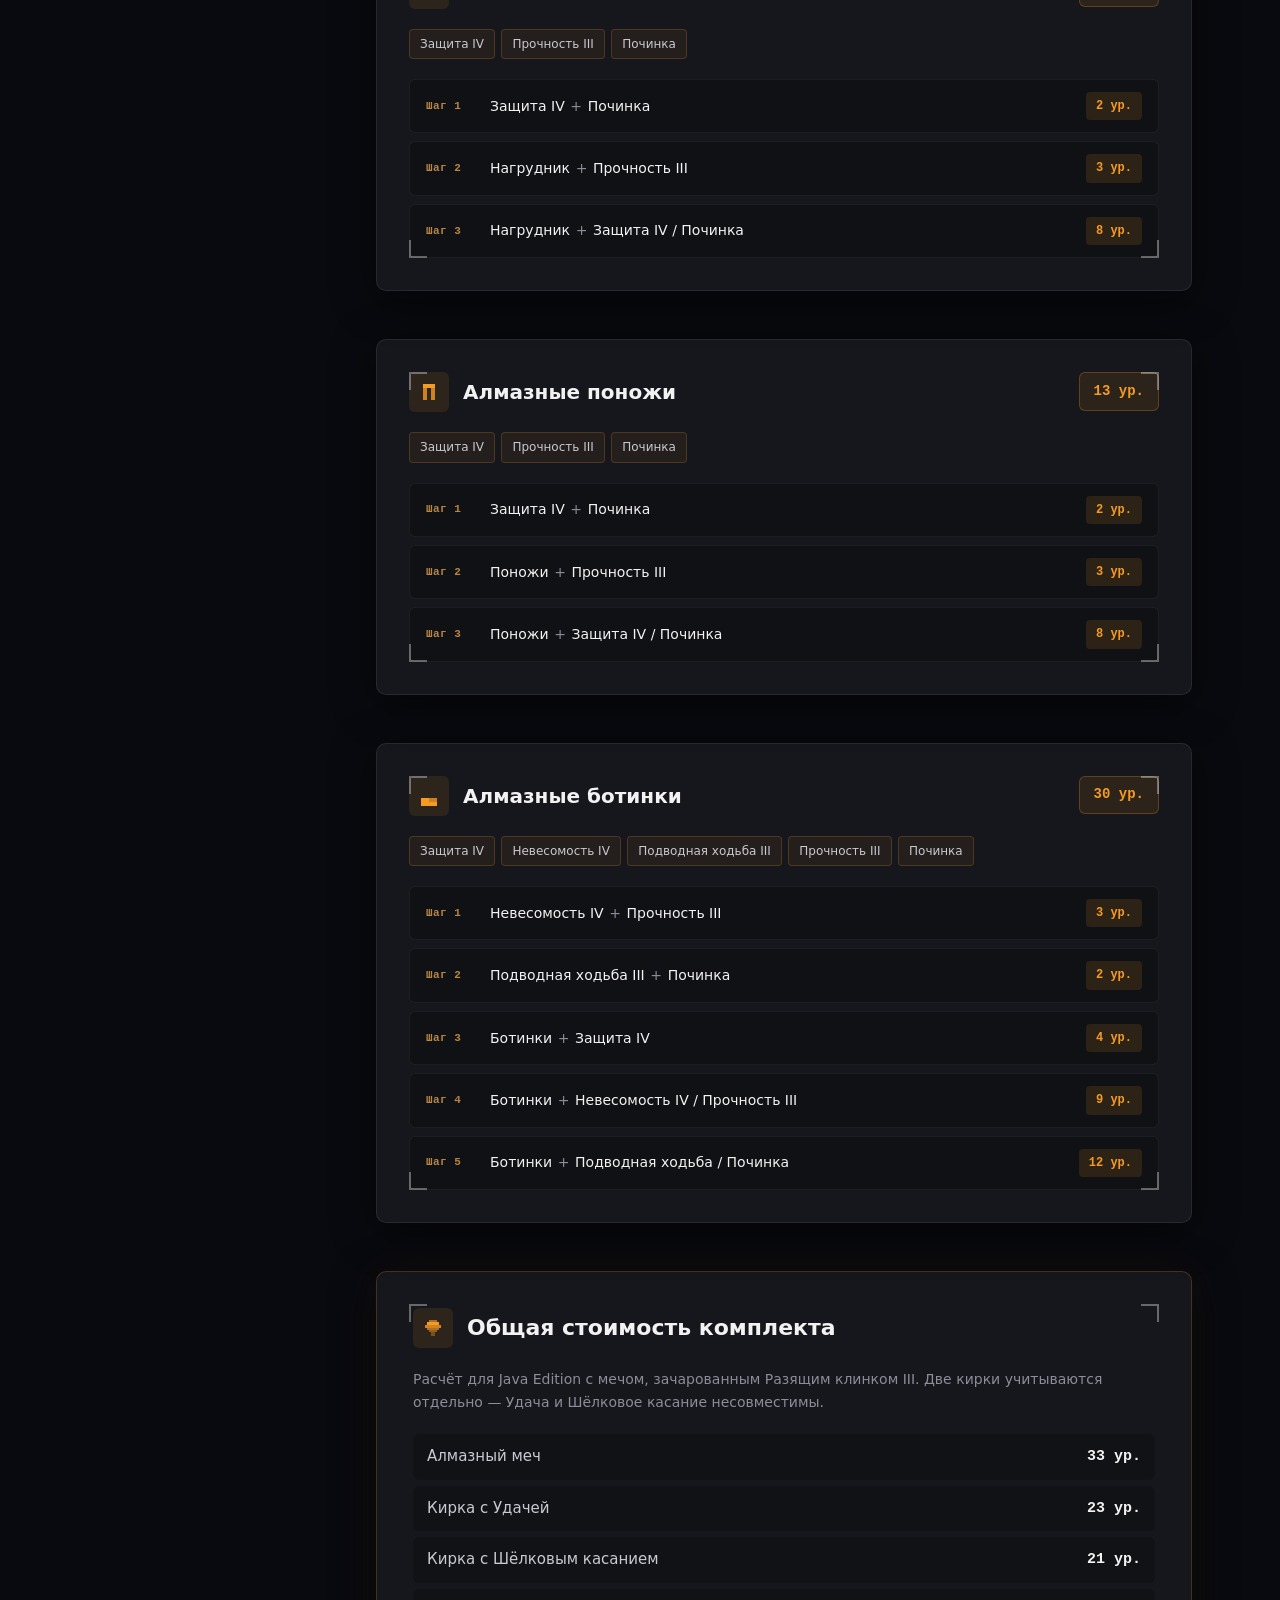
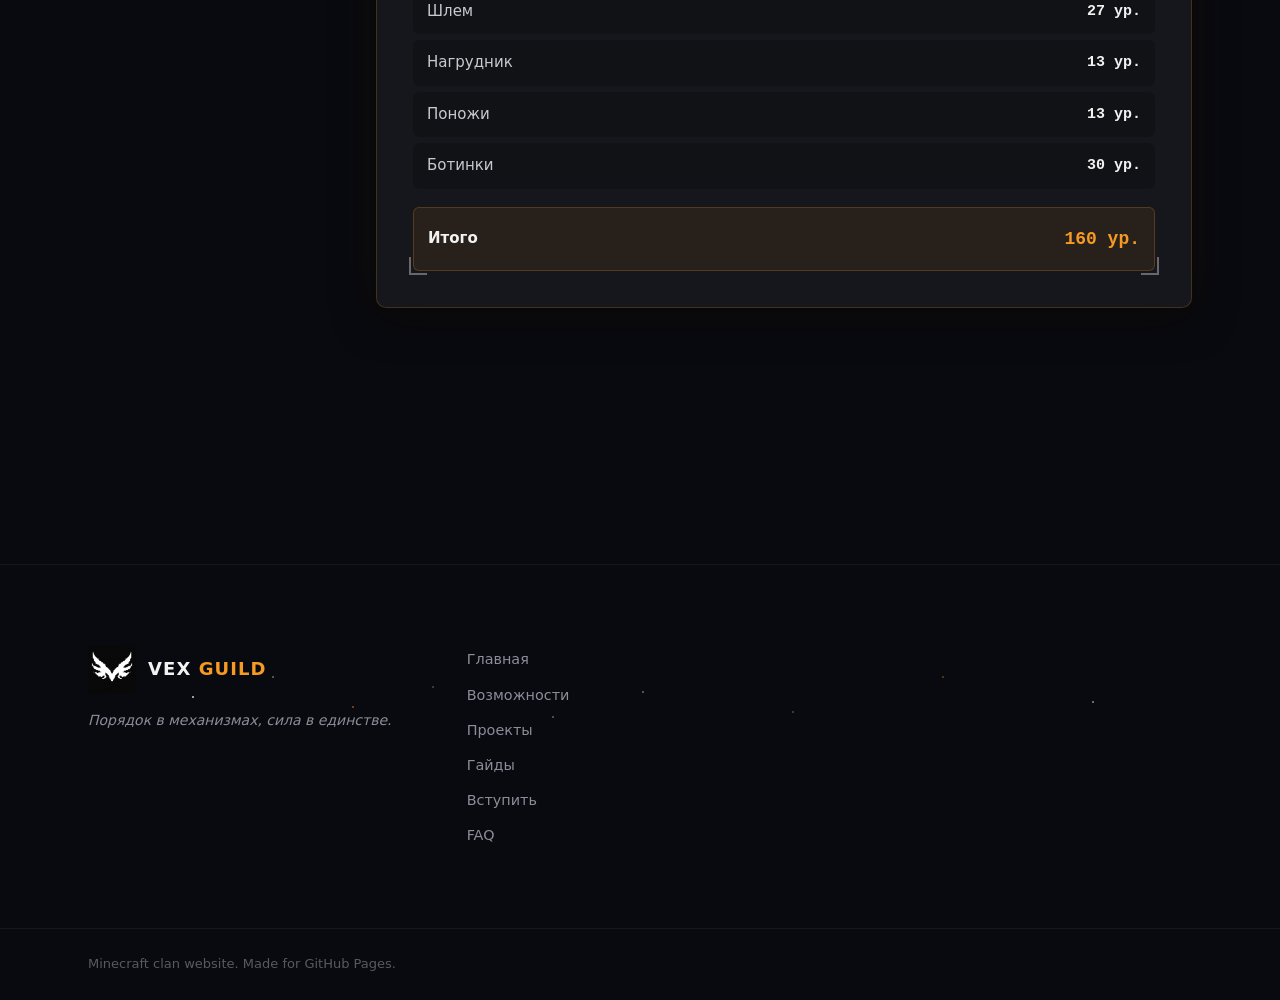
<file: guides/diamond-enchants/index.html>
<!DOCTYPE html>
<html lang="ru">
<head>
    <meta charset="UTF-8"/>
    <meta name="viewport" content="width=device-width, initial-scale=1.0"/>
    <title>Зачарование алмазного сета — Vex Guild</title>
    <meta name="description"
          content="Оптимальный порядок зачарования алмазного сета в Minecraft 1.21.x Java Edition. Полный комплект за 160 уровней опыта."/>
    <link rel="icon" href="../../assets/brand/vex-logo.svg" type="image/svg+xml"/>
    <link rel="stylesheet" href="../../styles.css"/>
</head>
<body class="guide-page guide-article-page">

<div class="bg-sprites" aria-hidden="true">
    <img src="../../assets/sprites/vex-mob-sword.png" class="bg-sprite bs-1" alt=""/>
    <img src="../../assets/sprites/vex-mob-dark.png" class="bg-sprite bs-2" alt=""/>
    <img src="../../assets/sprites/vex-mob-flying.png" class="bg-sprite bs-3" alt=""/>
    <img src="../../assets/sprites/vex-mob-sword-raised.png" class="bg-sprite bs-4" alt=""/>
    <img src="../../assets/sprites/vex-mob-lunge.png" class="bg-sprite bs-5" alt=""/>
    <img src="../../assets/sprites/vex-mob-sword-angled.png" class="bg-sprite bs-6" alt=""/>
</div>

<header class="site-header" id="top">
    <div class="header-inner container">
        <a href="../../#hero" class="logo" aria-label="Vex Guild — на главную">
            <img src="../../assets/brand/vex-logo-black.png" alt="Vex Guild логотип" class="logo-img"/>
            <span class="logo-text">Vex <span class="logo-accent">Guild</span></span>
        </a>

        <button class="burger" id="burger" aria-label="Открыть меню" aria-expanded="false">
            <span></span><span></span><span></span>
        </button>

        <nav class="main-nav" id="main-nav" aria-label="Основная навигация">
            <ul>
                <li><a href="../../#hero">Главная</a></li>
                <li><a href="../../#features">Возможности</a></li>
                <li><a href="../../#projects">Проекты</a></li>
                <li><a href="../" class="is-active">Гайды</a></li>
                <li><a href="../../#join" class="nav-cta">Вступить</a></li>
            </ul>
        </nav>
    </div>
</header>

<main>

    <section class="guide-hero section" aria-labelledby="guide-title">
        <div class="container">
            <nav class="guide-breadcrumb" aria-label="Навигация">
                <a href="../../">Главная</a>
                <span class="guide-breadcrumb-sep" aria-hidden="true">→</span>
                <a href="../">Гайды</a>
                <span class="guide-breadcrumb-sep" aria-hidden="true">→</span>
                <span aria-current="page">Зачарование алмазного сета</span>
            </nav>

            <div class="section-header" data-reveal>
                <span class="section-eyebrow">Инженерная схема</span>
                <h1 class="section-title" id="guide-title">
                    Выгодный порядок зачарования <span class="gradient-text">алмазного сета</span>
                </h1>
                <p class="section-lead">
                    Последовательность склейки на наковальне, которая минимизирует стоимость
                    prior work penalty и не разгоняет цену на предмете.
                </p>
                <div class="guide-meta">
                    <span class="guide-meta-badge guide-meta-badge--gold">Minecraft 1.21.x</span>
                    <span class="guide-meta-badge">Java Edition</span>
                    <span class="guide-meta-badge">~8 мин чтения</span>
                </div>
            </div>
        </div>
    </section>

    <section class="section guide-article-section">
        <div class="container guide-layout">

            <nav class="guide-toc" aria-label="Содержание гайда" data-reveal>
                <p class="guide-toc-title">Содержание</p>
                <ul>
                    <li><a href="#sword">Алмазный меч</a></li>
                    <li><a href="#pickaxe-luck">Кирка с Удачей</a></li>
                    <li><a href="#pickaxe-silk">Кирка с Шёлковым касанием</a></li>
                    <li><a href="#helmet">Шлем</a></li>
                    <li><a href="#chestplate">Нагрудник</a></li>
                    <li><a href="#leggings">Поножи</a></li>
                    <li><a href="#boots">Ботинки</a></li>
                    <li><a href="#summary">Итоговая стоимость</a></li>
                </ul>
            </nav>

            <div class="guide-content">

                <aside class="guide-callout guide-callout--info" data-reveal>
                    <p class="guide-callout-title">Условия расчёта</p>
                    <ul>
                        <li>Книги уже максимального уровня; предметы и книги — новые.</li>
                        <li>До зачарования на предмете ничего не склеивалось.</li>
                        <li>На наковальне предмет кладём <strong>слева</strong>, книгу — <strong>справа</strong>.</li>
                        <li>Книги склеиваем между собой заранее — так штраф за prior work не разгоняет цену на
                            предмете.
                        </li>
                    </ul>
                </aside>

                <!-- ═══ МЕЧ ═══ -->
                <article class="guide-item" id="sword" data-reveal>
                    <div class="corner corner--tl corner--sm" aria-hidden="true"></div>
                    <div class="corner corner--tr corner--sm" aria-hidden="true"></div>
                    <div class="corner corner--bl corner--sm" aria-hidden="true"></div>
                    <div class="corner corner--br corner--sm" aria-hidden="true"></div>

                    <header class="guide-item-header">
                        <div class="guide-item-title-wrap">
                            <div class="guide-item-icon" aria-hidden="true">
                                <svg viewBox="0 0 16 16" width="24" height="24" fill="none" shape-rendering="crispEdges"
                                     aria-hidden="true">
                                    <rect x="13" y="2" width="1" height="1" fill="currentColor" opacity="0.45"/>
                                    <rect x="14" y="2" width="1" height="1" fill="currentColor" opacity="0.45"/>
                                    <rect x="12" y="3" width="1" height="1" fill="currentColor" opacity="0.45"/>
                                    <rect x="13" y="3" width="1" height="1" fill="currentColor" opacity="0.45"/>
                                    <rect x="11" y="4" width="1" height="1" fill="currentColor" opacity="0.45"/>
                                    <rect x="12" y="4" width="1" height="1" fill="currentColor" opacity="0.45"/>
                                    <rect x="10" y="5" width="1" height="1" fill="currentColor" opacity="0.45"/>
                                    <rect x="11" y="5" width="1" height="1" fill="currentColor" opacity="0.45"/>
                                    <rect x="8" y="6" width="1" height="1" fill="currentColor" opacity="0.45"/>
                                    <rect x="9" y="6" width="1" height="1" fill="currentColor" opacity="0.45"/>
                                    <rect x="10" y="6" width="1" height="1" fill="currentColor" opacity="0.45"/>
                                    <rect x="8" y="7" width="1" height="1" fill="currentColor" opacity="0.45"/>
                                    <rect x="9" y="7" width="1" height="1" fill="currentColor" opacity="0.45"/>
                                    <rect x="7" y="8" width="1" height="1" fill="currentColor" opacity="0.45"/>
                                    <rect x="8" y="8" width="1" height="1" fill="currentColor" opacity="0.45"/>
                                    <rect x="7" y="9" width="1" height="1" fill="currentColor" opacity="0.45"/>
                                    <rect x="14" y="1" width="1" height="1" fill="currentColor" opacity="0.55"/>
                                    <rect x="12" y="2" width="1" height="1" fill="currentColor" opacity="0.55"/>
                                    <rect x="15" y="2" width="1" height="1" fill="currentColor" opacity="0.55"/>
                                    <rect x="14" y="3" width="1" height="1" fill="currentColor" opacity="0.55"/>
                                    <rect x="10" y="4" width="1" height="1" fill="currentColor" opacity="0.55"/>
                                    <rect x="13" y="4" width="1" height="1" fill="currentColor" opacity="0.55"/>
                                    <rect x="12" y="5" width="1" height="1" fill="currentColor" opacity="0.55"/>
                                    <rect x="11" y="6" width="1" height="1" fill="currentColor" opacity="0.55"/>
                                    <rect x="10" y="7" width="1" height="1" fill="currentColor" opacity="0.55"/>
                                    <rect x="6" y="8" width="1" height="1" fill="currentColor" opacity="0.55"/>
                                    <rect x="9" y="8" width="1" height="1" fill="currentColor" opacity="0.55"/>
                                    <rect x="6" y="9" width="1" height="1" fill="currentColor" opacity="0.55"/>
                                    <rect x="8" y="9" width="1" height="1" fill="currentColor" opacity="0.55"/>
                                    <rect x="13" y="1" width="1" height="1" fill="currentColor" opacity="0.7"/>
                                    <rect x="15" y="1" width="1" height="1" fill="currentColor" opacity="0.7"/>
                                    <rect x="11" y="3" width="1" height="1" fill="currentColor" opacity="0.7"/>
                                    <rect x="15" y="3" width="1" height="1" fill="currentColor" opacity="0.7"/>
                                    <rect x="9" y="5" width="1" height="1" fill="currentColor" opacity="0.7"/>
                                    <rect x="13" y="5" width="1" height="1" fill="currentColor" opacity="0.7"/>
                                    <rect x="7" y="7" width="1" height="1" fill="currentColor" opacity="0.7"/>
                                    <rect x="11" y="7" width="1" height="1" fill="currentColor" opacity="0.7"/>
                                    <rect x="4" y="8" width="1" height="1" fill="currentColor" opacity="0.7"/>
                                    <rect x="5" y="8" width="1" height="1" fill="currentColor" opacity="0.7"/>
                                    <rect x="4" y="9" width="1" height="1" fill="currentColor" opacity="0.7"/>
                                    <rect x="5" y="9" width="1" height="1" fill="currentColor" opacity="0.7"/>
                                    <rect x="9" y="9" width="1" height="1" fill="currentColor" opacity="0.7"/>
                                    <rect x="5" y="10" width="1" height="1" fill="currentColor" opacity="0.7"/>
                                    <rect x="3" y="12" width="1" height="1" fill="currentColor" opacity="0.7"/>
                                    <rect x="3" y="13" width="1" height="1" fill="currentColor" opacity="0.7"/>
                                    <rect x="13" y="0" width="1" height="1" fill="currentColor" opacity="0.85"/>
                                    <rect x="14" y="0" width="1" height="1" fill="currentColor" opacity="0.85"/>
                                    <rect x="15" y="0" width="1" height="1" fill="currentColor" opacity="0.85"/>
                                    <rect x="6" y="10" width="1" height="1" fill="currentColor" opacity="0.85"/>
                                    <rect x="7" y="10" width="1" height="1" fill="currentColor" opacity="0.85"/>
                                    <rect x="4" y="11" width="1" height="1" fill="currentColor" opacity="0.85"/>
                                    <rect x="5" y="11" width="1" height="1" fill="currentColor" opacity="0.85"/>
                                    <rect x="6" y="11" width="1" height="1" fill="currentColor" opacity="0.85"/>
                                    <rect x="7" y="11" width="1" height="1" fill="currentColor" opacity="0.85"/>
                                    <rect x="2" y="12" width="1" height="1" fill="currentColor" opacity="0.85"/>
                                    <rect x="4" y="12" width="1" height="1" fill="currentColor" opacity="0.85"/>
                                    <rect x="8" y="12" width="1" height="1" fill="currentColor" opacity="0.85"/>
                                    <rect x="9" y="12" width="1" height="1" fill="currentColor" opacity="0.85"/>
                                    <rect x="2" y="13" width="1" height="1" fill="currentColor" opacity="0.85"/>
                                    <rect x="8" y="13" width="1" height="1" fill="currentColor" opacity="0.85"/>
                                    <rect x="1" y="14" width="1" height="1" fill="currentColor" opacity="0.85"/>
                                    <rect x="2" y="14" width="1" height="1" fill="currentColor" opacity="0.85"/>
                                    <rect x="1" y="15" width="1" height="1" fill="currentColor" opacity="0.85"/>
                                    <rect x="2" y="6" width="1" height="1" fill="currentColor"/>
                                    <rect x="3" y="6" width="1" height="1" fill="currentColor"/>
                                    <rect x="2" y="7" width="1" height="1" fill="currentColor"/>
                                    <rect x="3" y="7" width="1" height="1" fill="currentColor"/>
                                    <rect x="4" y="7" width="1" height="1" fill="currentColor"/>
                                    <rect x="3" y="8" width="1" height="1" fill="currentColor"/>
                                    <rect x="3" y="9" width="1" height="1" fill="currentColor"/>
                                    <rect x="4" y="10" width="1" height="1" fill="currentColor"/>
                                    <rect x="8" y="11" width="1" height="1" fill="currentColor"/>
                                    <rect x="5" y="12" width="1" height="1" fill="currentColor"/>
                                    <rect x="6" y="12" width="1" height="1" fill="currentColor"/>
                                    <rect x="7" y="12" width="1" height="1" fill="currentColor"/>
                                    <rect x="0" y="13" width="1" height="1" fill="currentColor"/>
                                    <rect x="1" y="13" width="1" height="1" fill="currentColor"/>
                                    <rect x="4" y="13" width="1" height="1" fill="currentColor"/>
                                    <rect x="9" y="13" width="1" height="1" fill="currentColor"/>
                                    <rect x="0" y="14" width="1" height="1" fill="currentColor"/>
                                    <rect x="3" y="14" width="1" height="1" fill="currentColor"/>
                                    <rect x="0" y="15" width="1" height="1" fill="currentColor"/>
                                    <rect x="2" y="15" width="1" height="1" fill="currentColor"/>
                                </svg>
                            </div>
                            <h2 class="guide-item-title">Алмазный меч</h2>
                        </div>
                        <span class="guide-item-total">33 ур.</span>
                    </header>

                    <div class="enchant-tags">
                        <span class="enchant-tag">Острота V</span>
                        <span class="enchant-tag">Разящий клинок III</span>
                        <span class="enchant-tag">Добыча III</span>
                        <span class="enchant-tag">Прочность III</span>
                        <span class="enchant-tag">Починка</span>
                    </div>

                    <ol class="enchant-steps">
                        <li class="enchant-step">
                            <span class="enchant-step-num">Шаг 1</span>
                            <span class="enchant-step-books"><strong>Острота V</strong><em>+</em><strong>Прочность III</strong></span>
                            <span class="step-cost">3 ур.</span>
                        </li>
                        <li class="enchant-step">
                            <span class="enchant-step-num">Шаг 2</span>
                            <span class="enchant-step-books"><strong>Добыча III</strong><em>+</em><strong>Починка</strong></span>
                            <span class="step-cost">2 ур.</span>
                        </li>
                        <li class="enchant-step">
                            <span class="enchant-step-num">Шаг 3</span>
                            <span class="enchant-step-books"><strong>Меч</strong><em>+</em><strong>Разящий клинок III</strong></span>
                            <span class="step-cost">6 ур.</span>
                        </li>
                        <li class="enchant-step">
                            <span class="enchant-step-num">Шаг 4</span>
                            <span class="enchant-step-books"><strong>Меч</strong><em>+</em><strong>Острота V / Прочность III</strong></span>
                            <span class="step-cost">10 ур.</span>
                        </li>
                        <li class="enchant-step">
                            <span class="enchant-step-num">Шаг 5</span>
                            <span class="enchant-step-books"><strong>Меч</strong><em>+</em><strong>Добыча III / Починка</strong></span>
                            <span class="step-cost">12 ур.</span>
                        </li>
                    </ol>

                    <div class="guide-alt faq-item" role="listitem">
                        <button class="faq-question" aria-expanded="false">
                            <span>Альтернатива без Разящего клинка — 23 ур.</span>
                            <span class="faq-icon" aria-hidden="true"></span>
                        </button>
                        <div class="faq-answer" hidden>
                            <div class="faq-answer-inner">
                                <ol class="enchant-steps">
                                    <li class="enchant-step">
                                        <span class="enchant-step-num">Шаг 1</span>
                                        <span class="enchant-step-books"><strong>Острота V</strong><em>+</em><strong>Починка</strong></span>
                                        <span class="step-cost">2 ур.</span>
                                    </li>
                                    <li class="enchant-step">
                                        <span class="enchant-step-num">Шаг 2</span>
                                        <span class="enchant-step-books"><strong>Меч</strong><em>+</em><strong>Прочность III</strong></span>
                                        <span class="step-cost">3 ур.</span>
                                    </li>
                                    <li class="enchant-step">
                                        <span class="enchant-step-num">Шаг 3</span>
                                        <span class="enchant-step-books"><strong>Меч</strong><em>+</em><strong>Острота V / Починка</strong></span>
                                        <span class="step-cost">9 ур.</span>
                                    </li>
                                    <li class="enchant-step">
                                        <span class="enchant-step-num">Шаг 4</span>
                                        <span class="enchant-step-books"><strong>Меч</strong><em>+</em><strong>Добыча III</strong></span>
                                        <span class="step-cost">9 ур.</span>
                                    </li>
                                </ol>
                            </div>
                        </div>
                    </div>
                </article>

                <!-- ═══ КИРКА УДАЧА ═══ -->
                <article class="guide-item" id="pickaxe-luck" data-reveal>
                    <div class="corner corner--tl corner--sm" aria-hidden="true"></div>
                    <div class="corner corner--tr corner--sm" aria-hidden="true"></div>
                    <div class="corner corner--bl corner--sm" aria-hidden="true"></div>
                    <div class="corner corner--br corner--sm" aria-hidden="true"></div>

                    <header class="guide-item-header">
                        <div class="guide-item-title-wrap">
                            <div class="guide-item-icon" aria-hidden="true">
                                <svg viewBox="0 0 16 16" width="24" height="24" fill="none" shape-rendering="crispEdges"
                                     aria-hidden="true">
                                    <rect x="6" y="2" width="1" height="1" fill="currentColor"/>
                                    <rect x="7" y="2" width="1" height="1" fill="currentColor"/>
                                    <rect x="8" y="2" width="1" height="1" fill="currentColor"/>
                                    <rect x="9" y="2" width="1" height="1" fill="currentColor"/>
                                    <rect x="10" y="2" width="1" height="1" fill="currentColor"/>
                                    <rect x="5" y="3" width="1" height="1" fill="currentColor"/>
                                    <rect x="11" y="3" width="1" height="1" fill="currentColor"/>
                                    <rect x="12" y="3" width="1" height="1" fill="currentColor"/>
                                    <rect x="13" y="3" width="1" height="1" fill="currentColor"/>
                                    <rect x="6" y="4" width="1" height="1" fill="currentColor"/>
                                    <rect x="7" y="4" width="1" height="1" fill="currentColor"/>
                                    <rect x="8" y="4" width="1" height="1" fill="currentColor"/>
                                    <rect x="9" y="4" width="1" height="1" fill="currentColor"/>
                                    <rect x="12" y="4" width="1" height="1" fill="currentColor"/>
                                    <rect x="13" y="4" width="1" height="1" fill="currentColor"/>
                                    <rect x="10" y="5" width="1" height="1" fill="currentColor"/>
                                    <rect x="13" y="5" width="1" height="1" fill="currentColor"/>
                                    <rect x="9" y="6" width="1" height="1" fill="currentColor"/>
                                    <rect x="11" y="6" width="1" height="1" fill="currentColor"/>
                                    <rect x="14" y="6" width="1" height="1" fill="currentColor"/>
                                    <rect x="8" y="7" width="1" height="1" fill="currentColor"/>
                                    <rect x="10" y="7" width="1" height="1" fill="currentColor"/>
                                    <rect x="12" y="7" width="1" height="1" fill="currentColor"/>
                                    <rect x="14" y="7" width="1" height="1" fill="currentColor"/>
                                    <rect x="7" y="8" width="1" height="1" fill="currentColor"/>
                                    <rect x="9" y="8" width="1" height="1" fill="currentColor"/>
                                    <rect x="12" y="8" width="1" height="1" fill="currentColor"/>
                                    <rect x="14" y="8" width="1" height="1" fill="currentColor"/>
                                    <rect x="6" y="9" width="1" height="1" fill="currentColor"/>
                                    <rect x="8" y="9" width="1" height="1" fill="currentColor"/>
                                    <rect x="12" y="9" width="1" height="1" fill="currentColor"/>
                                    <rect x="14" y="9" width="1" height="1" fill="currentColor"/>
                                    <rect x="5" y="10" width="1" height="1" fill="currentColor"/>
                                    <rect x="7" y="10" width="1" height="1" fill="currentColor"/>
                                    <rect x="12" y="10" width="1" height="1" fill="currentColor"/>
                                    <rect x="14" y="10" width="1" height="1" fill="currentColor"/>
                                    <rect x="4" y="11" width="1" height="1" fill="currentColor" opacity=".8"/>
                                    <rect x="6" y="11" width="1" height="1" fill="currentColor" opacity=".8"/>
                                    <rect x="13" y="11" width="1" height="1" fill="currentColor" opacity=".8"/>
                                    <rect x="3" y="12" width="1" height="1" fill="currentColor" opacity=".75"/>
                                    <rect x="5" y="12" width="1" height="1" fill="currentColor" opacity=".75"/>
                                    <rect x="2" y="13" width="1" height="1" fill="currentColor" opacity=".7"/>
                                    <rect x="4" y="13" width="1" height="1" fill="currentColor" opacity=".7"/>
                                    <rect x="2" y="14" width="1" height="1" fill="currentColor" opacity=".65"/>
                                    <rect x="3" y="14" width="1" height="1" fill="currentColor" opacity=".65"/>
                                </svg>
                            </div>
                            <h2 class="guide-item-title">Алмазная кирка с Удачей</h2>
                        </div>
                        <span class="guide-item-total">23 ур.</span>
                    </header>

                    <div class="enchant-tags">
                        <span class="enchant-tag">Эффективность V</span>
                        <span class="enchant-tag">Удача III</span>
                        <span class="enchant-tag">Прочность III</span>
                        <span class="enchant-tag">Починка</span>
                    </div>

                    <ol class="enchant-steps">
                        <li class="enchant-step">
                            <span class="enchant-step-num">Шаг 1</span>
                            <span class="enchant-step-books"><strong>Удача III</strong><em>+</em><strong>Починка</strong></span>
                            <span class="step-cost">2 ур.</span>
                        </li>
                        <li class="enchant-step">
                            <span class="enchant-step-num">Шаг 2</span>
                            <span class="enchant-step-books"><strong>Кирка</strong><em>+</em><strong>Прочность III</strong></span>
                            <span class="step-cost">3 ур.</span>
                        </li>
                        <li class="enchant-step">
                            <span class="enchant-step-num">Шаг 3</span>
                            <span class="enchant-step-books"><strong>Кирка</strong><em>+</em><strong>Удача III / Починка</strong></span>
                            <span class="step-cost">10 ур.</span>
                        </li>
                        <li class="enchant-step">
                            <span class="enchant-step-num">Шаг 4</span>
                            <span class="enchant-step-books"><strong>Кирка</strong><em>+</em><strong>Эффективность V</strong></span>
                            <span class="step-cost">8 ур.</span>
                        </li>
                    </ol>
                </article>

                <!-- ═══ КИРКА ШЁЛК ═══ -->
                <article class="guide-item" id="pickaxe-silk" data-reveal>
                    <div class="corner corner--tl corner--sm" aria-hidden="true"></div>
                    <div class="corner corner--tr corner--sm" aria-hidden="true"></div>
                    <div class="corner corner--bl corner--sm" aria-hidden="true"></div>
                    <div class="corner corner--br corner--sm" aria-hidden="true"></div>

                    <header class="guide-item-header">
                        <div class="guide-item-title-wrap">
                            <div class="guide-item-icon" aria-hidden="true">
                                <svg viewBox="0 0 16 16" width="24" height="24" fill="none" shape-rendering="crispEdges"
                                     aria-hidden="true">
                                    <rect x="6" y="2" width="1" height="1" fill="currentColor"/>
                                    <rect x="7" y="2" width="1" height="1" fill="currentColor"/>
                                    <rect x="8" y="2" width="1" height="1" fill="currentColor"/>
                                    <rect x="9" y="2" width="1" height="1" fill="currentColor"/>
                                    <rect x="10" y="2" width="1" height="1" fill="currentColor"/>
                                    <rect x="5" y="3" width="1" height="1" fill="currentColor"/>
                                    <rect x="11" y="3" width="1" height="1" fill="currentColor"/>
                                    <rect x="12" y="3" width="1" height="1" fill="currentColor"/>
                                    <rect x="13" y="3" width="1" height="1" fill="currentColor"/>
                                    <rect x="6" y="4" width="1" height="1" fill="currentColor"/>
                                    <rect x="7" y="4" width="1" height="1" fill="currentColor"/>
                                    <rect x="8" y="4" width="1" height="1" fill="currentColor"/>
                                    <rect x="9" y="4" width="1" height="1" fill="currentColor"/>
                                    <rect x="12" y="4" width="1" height="1" fill="currentColor"/>
                                    <rect x="13" y="4" width="1" height="1" fill="currentColor"/>
                                    <rect x="10" y="5" width="1" height="1" fill="currentColor"/>
                                    <rect x="13" y="5" width="1" height="1" fill="currentColor"/>
                                    <rect x="9" y="6" width="1" height="1" fill="currentColor"/>
                                    <rect x="11" y="6" width="1" height="1" fill="currentColor"/>
                                    <rect x="14" y="6" width="1" height="1" fill="currentColor"/>
                                    <rect x="8" y="7" width="1" height="1" fill="currentColor"/>
                                    <rect x="10" y="7" width="1" height="1" fill="currentColor"/>
                                    <rect x="12" y="7" width="1" height="1" fill="currentColor"/>
                                    <rect x="14" y="7" width="1" height="1" fill="currentColor"/>
                                    <rect x="7" y="8" width="1" height="1" fill="currentColor"/>
                                    <rect x="9" y="8" width="1" height="1" fill="currentColor"/>
                                    <rect x="12" y="8" width="1" height="1" fill="currentColor"/>
                                    <rect x="14" y="8" width="1" height="1" fill="currentColor"/>
                                    <rect x="6" y="9" width="1" height="1" fill="currentColor"/>
                                    <rect x="8" y="9" width="1" height="1" fill="currentColor"/>
                                    <rect x="12" y="9" width="1" height="1" fill="currentColor"/>
                                    <rect x="14" y="9" width="1" height="1" fill="currentColor"/>
                                    <rect x="5" y="10" width="1" height="1" fill="currentColor"/>
                                    <rect x="7" y="10" width="1" height="1" fill="currentColor"/>
                                    <rect x="12" y="10" width="1" height="1" fill="currentColor"/>
                                    <rect x="14" y="10" width="1" height="1" fill="currentColor"/>
                                    <rect x="4" y="11" width="1" height="1" fill="currentColor" opacity=".8"/>
                                    <rect x="6" y="11" width="1" height="1" fill="currentColor" opacity=".8"/>
                                    <rect x="13" y="11" width="1" height="1" fill="currentColor" opacity=".8"/>
                                    <rect x="3" y="12" width="1" height="1" fill="currentColor" opacity=".75"/>
                                    <rect x="5" y="12" width="1" height="1" fill="currentColor" opacity=".75"/>
                                    <rect x="2" y="13" width="1" height="1" fill="currentColor" opacity=".7"/>
                                    <rect x="4" y="13" width="1" height="1" fill="currentColor" opacity=".7"/>
                                    <rect x="2" y="14" width="1" height="1" fill="currentColor" opacity=".65"/>
                                    <rect x="3" y="14" width="1" height="1" fill="currentColor" opacity=".65"/>
                                </svg>
                            </div>
                            <h2 class="guide-item-title">Алмазная кирка с Шёлковым касанием</h2>
                        </div>
                        <span class="guide-item-total">21 ур.</span>
                    </header>

                    <div class="enchant-tags">
                        <span class="enchant-tag">Эффективность V</span>
                        <span class="enchant-tag">Шёлковое касание I</span>
                        <span class="enchant-tag">Прочность III</span>
                        <span class="enchant-tag">Починка</span>
                    </div>

                    <ol class="enchant-steps">
                        <li class="enchant-step">
                            <span class="enchant-step-num">Шаг 1</span>
                            <span class="enchant-step-books"><strong>Шёлковое касание I</strong><em>+</em><strong>Починка</strong></span>
                            <span class="step-cost">2 ур.</span>
                        </li>
                        <li class="enchant-step">
                            <span class="enchant-step-num">Шаг 2</span>
                            <span class="enchant-step-books"><strong>Кирка</strong><em>+</em><strong>Прочность III</strong></span>
                            <span class="step-cost">3 ур.</span>
                        </li>
                        <li class="enchant-step">
                            <span class="enchant-step-num">Шаг 3</span>
                            <span class="enchant-step-books"><strong>Кирка</strong><em>+</em><strong>Шёлковое касание / Починка</strong></span>
                            <span class="step-cost">8 ур.</span>
                        </li>
                        <li class="enchant-step">
                            <span class="enchant-step-num">Шаг 4</span>
                            <span class="enchant-step-books"><strong>Кирка</strong><em>+</em><strong>Эффективность V</strong></span>
                            <span class="step-cost">8 ур.</span>
                        </li>
                    </ol>

                    <aside class="guide-callout guide-callout--warning" style="margin-top: 1.25rem; margin-bottom: 0;">
                        <p class="guide-callout-title">Важно</p>
                        <p>Удача и Шёлковое касание несовместимы на одной кирке. Оптимальный вариант — две отдельные
                            кирки.</p>
                    </aside>
                </article>

                <!-- ═══ ШЛЕМ ═══ -->
                <article class="guide-item" id="helmet" data-reveal>
                    <div class="corner corner--tl corner--sm" aria-hidden="true"></div>
                    <div class="corner corner--tr corner--sm" aria-hidden="true"></div>
                    <div class="corner corner--bl corner--sm" aria-hidden="true"></div>
                    <div class="corner corner--br corner--sm" aria-hidden="true"></div>

                    <header class="guide-item-header">
                        <div class="guide-item-title-wrap">
                            <div class="guide-item-icon" aria-hidden="true">
                                <svg width="24" height="24" viewBox="0 0 24 24" fill="none">
                                    <rect x="6" y="10" width="12" height="4" fill="currentColor"/>
                                    <rect x="4" y="14" width="16" height="4" fill="currentColor" opacity=".8"/>
                                    <rect x="8" y="6" width="8" height="4" fill="currentColor"/>
                                </svg>
                            </div>
                            <h2 class="guide-item-title">Алмазный шлем</h2>
                        </div>
                        <span class="guide-item-total">27 ур.</span>
                    </header>

                    <div class="enchant-tags">
                        <span class="enchant-tag">Защита IV</span>
                        <span class="enchant-tag">Подводное дыхание III</span>
                        <span class="enchant-tag">Подводник I</span>
                        <span class="enchant-tag">Прочность III</span>
                        <span class="enchant-tag">Починка</span>
                    </div>

                    <ol class="enchant-steps">
                        <li class="enchant-step">
                            <span class="enchant-step-num">Шаг 1</span>
                            <span class="enchant-step-books"><strong>Подводное дыхание III</strong><em>+</em><strong>Починка</strong></span>
                            <span class="step-cost">2 ур.</span>
                        </li>
                        <li class="enchant-step">
                            <span class="enchant-step-num">Шаг 2</span>
                            <span class="enchant-step-books"><strong>Защита IV</strong><em>+</em><strong>Подводник I</strong></span>
                            <span class="step-cost">2 ур.</span>
                        </li>
                        <li class="enchant-step">
                            <span class="enchant-step-num">Шаг 3</span>
                            <span class="enchant-step-books"><strong>Шлем</strong><em>+</em><strong>Прочность III</strong></span>
                            <span class="step-cost">3 ур.</span>
                        </li>
                        <li class="enchant-step">
                            <span class="enchant-step-num">Шаг 4</span>
                            <span class="enchant-step-books"><strong>Шлем</strong><em>+</em><strong>Подводное дыхание / Починка</strong></span>
                            <span class="step-cost">10 ур.</span>
                        </li>
                        <li class="enchant-step">
                            <span class="enchant-step-num">Шаг 5</span>
                            <span class="enchant-step-books"><strong>Шлем</strong><em>+</em><strong>Защита IV / Подводник I</strong></span>
                            <span class="step-cost">10 ур.</span>
                        </li>
                    </ol>
                </article>

                <!-- ═══ НАГРУДНИК ═══ -->
                <article class="guide-item" id="chestplate" data-reveal>
                    <div class="corner corner--tl corner--sm" aria-hidden="true"></div>
                    <div class="corner corner--tr corner--sm" aria-hidden="true"></div>
                    <div class="corner corner--bl corner--sm" aria-hidden="true"></div>
                    <div class="corner corner--br corner--sm" aria-hidden="true"></div>

                    <header class="guide-item-header">
                        <div class="guide-item-title-wrap">
                            <div class="guide-item-icon" aria-hidden="true">
                                <svg width="24" height="24" viewBox="0 0 24 24" fill="none">
                                    <rect x="4" y="6" width="16" height="4" fill="currentColor"/>
                                    <rect x="6" y="10" width="12" height="8" fill="currentColor" opacity=".8"/>
                                    <rect x="8" y="18" width="8" height="2" fill="currentColor" opacity=".6"/>
                                </svg>
                            </div>
                            <h2 class="guide-item-title">Алмазный нагрудник</h2>
                        </div>
                        <span class="guide-item-total">13 ур.</span>
                    </header>

                    <div class="enchant-tags">
                        <span class="enchant-tag">Защита IV</span>
                        <span class="enchant-tag">Прочность III</span>
                        <span class="enchant-tag">Починка</span>
                    </div>

                    <ol class="enchant-steps">
                        <li class="enchant-step">
                            <span class="enchant-step-num">Шаг 1</span>
                            <span class="enchant-step-books"><strong>Защита IV</strong><em>+</em><strong>Починка</strong></span>
                            <span class="step-cost">2 ур.</span>
                        </li>
                        <li class="enchant-step">
                            <span class="enchant-step-num">Шаг 2</span>
                            <span class="enchant-step-books"><strong>Нагрудник</strong><em>+</em><strong>Прочность III</strong></span>
                            <span class="step-cost">3 ур.</span>
                        </li>
                        <li class="enchant-step">
                            <span class="enchant-step-num">Шаг 3</span>
                            <span class="enchant-step-books"><strong>Нагрудник</strong><em>+</em><strong>Защита IV / Починка</strong></span>
                            <span class="step-cost">8 ур.</span>
                        </li>
                    </ol>
                </article>

                <!-- ═══ ПОНОЖИ ═══ -->
                <article class="guide-item" id="leggings" data-reveal>
                    <div class="corner corner--tl corner--sm" aria-hidden="true"></div>
                    <div class="corner corner--tr corner--sm" aria-hidden="true"></div>
                    <div class="corner corner--bl corner--sm" aria-hidden="true"></div>
                    <div class="corner corner--br corner--sm" aria-hidden="true"></div>

                    <header class="guide-item-header">
                        <div class="guide-item-title-wrap">
                            <div class="guide-item-icon" aria-hidden="true">
                                <svg width="24" height="24" viewBox="0 0 24 24" fill="none">
                                    <rect x="6" y="4" width="12" height="4" fill="currentColor"/>
                                    <rect x="6" y="8" width="4" height="12" fill="currentColor" opacity=".8"/>
                                    <rect x="14" y="8" width="4" height="12" fill="currentColor" opacity=".8"/>
                                </svg>
                            </div>
                            <h2 class="guide-item-title">Алмазные поножи</h2>
                        </div>
                        <span class="guide-item-total">13 ур.</span>
                    </header>

                    <div class="enchant-tags">
                        <span class="enchant-tag">Защита IV</span>
                        <span class="enchant-tag">Прочность III</span>
                        <span class="enchant-tag">Починка</span>
                    </div>

                    <ol class="enchant-steps">
                        <li class="enchant-step">
                            <span class="enchant-step-num">Шаг 1</span>
                            <span class="enchant-step-books"><strong>Защита IV</strong><em>+</em><strong>Починка</strong></span>
                            <span class="step-cost">2 ур.</span>
                        </li>
                        <li class="enchant-step">
                            <span class="enchant-step-num">Шаг 2</span>
                            <span class="enchant-step-books"><strong>Поножи</strong><em>+</em><strong>Прочность III</strong></span>
                            <span class="step-cost">3 ур.</span>
                        </li>
                        <li class="enchant-step">
                            <span class="enchant-step-num">Шаг 3</span>
                            <span class="enchant-step-books"><strong>Поножи</strong><em>+</em><strong>Защита IV / Починка</strong></span>
                            <span class="step-cost">8 ур.</span>
                        </li>
                    </ol>
                </article>

                <!-- ═══ БОТИНКИ ═══ -->
                <article class="guide-item" id="boots" data-reveal>
                    <div class="corner corner--tl corner--sm" aria-hidden="true"></div>
                    <div class="corner corner--tr corner--sm" aria-hidden="true"></div>
                    <div class="corner corner--bl corner--sm" aria-hidden="true"></div>
                    <div class="corner corner--br corner--sm" aria-hidden="true"></div>

                    <header class="guide-item-header">
                        <div class="guide-item-title-wrap">
                            <div class="guide-item-icon" aria-hidden="true">
                                <svg width="24" height="24" viewBox="0 0 24 24" fill="none">
                                    <rect x="4" y="14" width="8" height="4" fill="currentColor"/>
                                    <rect x="12" y="14" width="8" height="4" fill="currentColor" opacity=".8"/>
                                    <rect x="4" y="18" width="16" height="4" fill="currentColor"/>
                                </svg>
                            </div>
                            <h2 class="guide-item-title">Алмазные ботинки</h2>
                        </div>
                        <span class="guide-item-total">30 ур.</span>
                    </header>

                    <div class="enchant-tags">
                        <span class="enchant-tag">Защита IV</span>
                        <span class="enchant-tag">Невесомость IV</span>
                        <span class="enchant-tag">Подводная ходьба III</span>
                        <span class="enchant-tag">Прочность III</span>
                        <span class="enchant-tag">Починка</span>
                    </div>

                    <ol class="enchant-steps">
                        <li class="enchant-step">
                            <span class="enchant-step-num">Шаг 1</span>
                            <span class="enchant-step-books"><strong>Невесомость IV</strong><em>+</em><strong>Прочность III</strong></span>
                            <span class="step-cost">3 ур.</span>
                        </li>
                        <li class="enchant-step">
                            <span class="enchant-step-num">Шаг 2</span>
                            <span class="enchant-step-books"><strong>Подводная ходьба III</strong><em>+</em><strong>Починка</strong></span>
                            <span class="step-cost">2 ур.</span>
                        </li>
                        <li class="enchant-step">
                            <span class="enchant-step-num">Шаг 3</span>
                            <span class="enchant-step-books"><strong>Ботинки</strong><em>+</em><strong>Защита IV</strong></span>
                            <span class="step-cost">4 ур.</span>
                        </li>
                        <li class="enchant-step">
                            <span class="enchant-step-num">Шаг 4</span>
                            <span class="enchant-step-books"><strong>Ботинки</strong><em>+</em><strong>Невесомость IV / Прочность III</strong></span>
                            <span class="step-cost">9 ур.</span>
                        </li>
                        <li class="enchant-step">
                            <span class="enchant-step-num">Шаг 5</span>
                            <span class="enchant-step-books"><strong>Ботинки</strong><em>+</em><strong>Подводная ходьба / Починка</strong></span>
                            <span class="step-cost">12 ур.</span>
                        </li>
                    </ol>
                </article>

                <!-- ═══ ИТОГ ═══ -->
                <aside class="guide-summary" id="summary" data-reveal>
                    <div class="corner corner--tl corner--sm" aria-hidden="true"></div>
                    <div class="corner corner--tr corner--sm" aria-hidden="true"></div>
                    <div class="corner corner--bl corner--sm" aria-hidden="true"></div>
                    <div class="corner corner--br corner--sm" aria-hidden="true"></div>

                    <header class="guide-summary-header">
                        <div class="guide-item-title-wrap">
                            <div class="guide-item-icon" aria-hidden="true">
                                <svg viewBox="0 0 24 24" width="24" height="24" fill="none" shape-rendering="crispEdges">
                                    <rect x="8" y="4" width="8" height="2" fill="currentColor" opacity=".65"/>
                                    <rect x="6" y="6" width="12" height="3" fill="currentColor"/>
                                    <rect x="4" y="9" width="16" height="3" fill="currentColor" opacity=".82"/>
                                    <rect x="6" y="12" width="12" height="2" fill="currentColor" opacity=".65"/>
                                    <rect x="8" y="14" width="8" height="2" fill="currentColor" opacity=".5"/>
                                    <rect x="10" y="16" width="4" height="4" fill="currentColor" opacity=".38"/>
                                </svg>
                            </div>
                            <h2 class="guide-summary-title">Общая стоимость комплекта</h2>
                        </div>
                    </header>
                    <p class="guide-summary-note">
                        Расчёт для Java Edition с мечом, зачарованным Разящим клинком III.
                        Две кирки учитываются отдельно — Удача и Шёлковое касание несовместимы.
                    </p>

                    <div class="summary-rows">
                        <div class="summary-row">
                            <span>Алмазный меч</span>
                            <span>33 ур.</span>
                        </div>
                        <div class="summary-row">
                            <span>Кирка с Удачей</span>
                            <span>23 ур.</span>
                        </div>
                        <div class="summary-row">
                            <span>Кирка с Шёлковым касанием</span>
                            <span>21 ур.</span>
                        </div>
                        <div class="summary-row">
                            <span>Шлем</span>
                            <span>27 ур.</span>
                        </div>
                        <div class="summary-row">
                            <span>Нагрудник</span>
                            <span>13 ур.</span>
                        </div>
                        <div class="summary-row">
                            <span>Поножи</span>
                            <span>13 ур.</span>
                        </div>
                        <div class="summary-row">
                            <span>Ботинки</span>
                            <span>30 ур.</span>
                        </div>
                        <div class="summary-row summary-row--total">
                            <span>Итого</span>
                            <span>160 ур.</span>
                        </div>
                    </div>
                </aside>

            </div>
        </div>
    </section>

</main>

<a class="guide-back-top" href="#top" aria-label="Вернуться наверх гайда">
    <svg viewBox="0 0 24 24" width="20" height="20" fill="none" aria-hidden="true" shape-rendering="crispEdges">
        <rect x="11" y="5" width="2" height="12" fill="currentColor"/>
        <rect x="9" y="7" width="2" height="2" fill="currentColor"/>
        <rect x="13" y="7" width="2" height="2" fill="currentColor"/>
        <rect x="7" y="9" width="2" height="2" fill="currentColor"/>
        <rect x="15" y="9" width="2" height="2" fill="currentColor"/>
        <rect x="6" y="18" width="12" height="2" fill="currentColor" opacity=".55"/>
    </svg>
    <span>Наверх</span>
</a>

<footer class="site-footer" role="contentinfo">
    <div class="footer-stars" aria-hidden="true"></div>
    <div class="container footer-inner">
        <div class="footer-brand">
            <a href="../../#hero" class="logo" aria-label="Vex Guild — наверх">
                <img src="../../assets/brand/vex-logo-black.png" alt="Vex Guild логотип" class="logo-img logo-img--lg"/>
                <span class="logo-text">Vex <span class="logo-accent">Guild</span></span>
            </a>
            <p class="footer-tagline">Порядок в механизмах, сила в единстве.</p>
        </div>
        <nav class="footer-nav" aria-label="Навигация в footer">
            <ul>
                <li><a href="../../#hero">Главная</a></li>
                <li><a href="../../#features">Возможности</a></li>
                <li><a href="../../#projects">Проекты</a></li>
                <li><a href="../">Гайды</a></li>
                <li><a href="../../#join">Вступить</a></li>
                <li><a href="../../#faq">FAQ</a></li>
            </ul>
        </nav>
    </div>
    <div class="footer-bottom">
        <div class="container">
            <p class="footer-copy">Minecraft clan website. Made for GitHub Pages.</p>
        </div>
    </div>
</footer>

<script src="../../script.js"></script>
</body>
</html>
</file>
<file: styles.css>
/* ================================================================
   VEX GUILD — styles.css
   Dark dieselpunk Minecraft clan website
================================================================ */

/* ─── CSS VARIABLES ─────────────────────────────────────────── */
:root {
  /* Backgrounds */
  --bg-deep:        #090A0F;
  --bg-mid:         #11131A;
  --bg-light:       #171923;
  --bg-panel:       rgba(255, 255, 255, 0.055);
  --bg-panel-hover: rgba(255, 255, 255, 0.09);
  --bg-card:        rgba(120, 120, 140, 0.10);

  /* Text */
  --text-primary:   #F2F2F2;
  --text-secondary: #C9C9D1;
  --text-muted:     #8C8D99;

  /* Accents */
  --accent-gold:    #F59A23;
  --accent-brass:   #B98745;
  --accent-purple:  #7D6BA6;
  --accent-blue:    #9CB7D9;

  /* Gradients */
  --grad-gold:      linear-gradient(135deg, #F59A23, #B98745);
  --grad-purple:    linear-gradient(135deg, #9CB7D9, #7D6BA6);
  --grad-hero:      linear-gradient(180deg,
                      rgba(9,10,15,0) 0%,
                      rgba(9,10,15,0.55) 50%,
                      rgba(9,10,15,0.97) 100%);

  /* Lines / borders */
  --line:           rgba(255, 255, 255, 0.35);
  --line-subtle:    rgba(255, 255, 255, 0.08);
  --line-accent:    rgba(245, 154, 35, 0.45);
  --border-card:    rgba(255, 255, 255, 0.09);

  /* Shadows / glows */
  --glow-gold:      0 0 28px rgba(245, 154, 35, 0.25);
  --glow-purple:    0 0 28px rgba(125, 107, 166, 0.25);
  --glow-blue:      0 0 28px rgba(156, 183, 217, 0.20);
  --shadow-card:    0 8px 40px rgba(0, 0, 0, 0.55);
  --shadow-card-hover: 0 16px 56px rgba(0, 0, 0, 0.70);

  /* Spacing */
  --space-xs:       0.5rem;
  --space-sm:       1rem;
  --space-md:       1.75rem;
  --space-lg:       3rem;
  --space-xl:       5rem;
  --space-xxl:      8rem;

  /* Typography */
  --font-body:      'Inter', 'Segoe UI', system-ui, sans-serif;
  --font-heading:   'Inter', 'Segoe UI', system-ui, sans-serif;
  --font-mono:      'JetBrains Mono', 'Fira Mono', monospace;

  /* Sizes */
  --radius-sm:      6px;
  --radius-md:      10px;
  --radius-lg:      18px;
  --header-h:       72px;
  --container:      1200px;

  /* Transitions */
  --ease:           cubic-bezier(0.23, 1, 0.32, 1);
  --duration:       0.35s;
}

/* ─── RESET ──────────────────────────────────────────────────── */
*, *::before, *::after { box-sizing: border-box; margin: 0; padding: 0; }

html {
  scroll-behavior: smooth;
  scroll-padding-top: var(--header-h);
  -webkit-text-size-adjust: 100%;
  background-color: var(--bg-deep);
}

body {
  font-family: var(--font-body);
  background-color: var(--bg-deep);
  color: var(--text-secondary);
  line-height: 1.7;
  overflow-x: hidden;
  -webkit-font-smoothing: antialiased;
}

img { display: block; max-width: 100%; }
a { color: inherit; text-decoration: none; }
ul, ol { list-style: none; }
button { font-family: inherit; cursor: pointer; border: none; background: none; }

/* ─── SCROLLBAR ──────────────────────────────────────────────── */
::-webkit-scrollbar { width: 6px; }
::-webkit-scrollbar-track { background: var(--bg-deep); }
::-webkit-scrollbar-thumb { background: rgba(245,154,35,0.35); border-radius: 3px; }

/* ─── CONTAINER ──────────────────────────────────────────────── */
.container {
  width: 100%;
  max-width: var(--container);
  margin-inline: auto;
  padding-inline: clamp(1.25rem, 4vw, 3rem);
}

/* ─── SECTION BASE ───────────────────────────────────────────── */
.section {
  padding-block: var(--space-xxl);
  position: relative;
  overflow: hidden;
  isolation: isolate;
  background-color: var(--bg-deep);
}

.section::after {
  content: '';
  position: absolute;
  inset: 0;
  z-index: 0;
  pointer-events: none;
  background:
    radial-gradient(circle at 12% 18%, rgba(125,107,166,0.12), transparent 26rem),
    radial-gradient(circle at 88% 20%, rgba(156,183,217,0.08), transparent 24rem);
  opacity: 0.75;
}

.section > .container {
  position: relative;
  z-index: 1;
}

/* ─── SECTION HEADER ─────────────────────────────────────────── */
.section-header {
  text-align: center;
  margin-bottom: var(--space-xl);
}

.section-eyebrow {
  display: inline-block;
  font-size: 0.75rem;
  font-weight: 600;
  letter-spacing: 0.18em;
  text-transform: uppercase;
  color: var(--accent-gold);
  margin-bottom: var(--space-sm);
}

.section-title {
  font-size: clamp(2rem, 4.5vw, 3.25rem);
  font-weight: 700;
  line-height: 1.15;
  color: var(--text-primary);
  letter-spacing: -0.02em;
}

.section-lead {
  margin-top: var(--space-md);
  font-size: 1.0625rem;
  color: var(--text-muted);
  max-width: 600px;
  margin-inline: auto;
}

/* ─── GRADIENT TEXT ──────────────────────────────────────────── */
.gradient-text {
  display: inline-block;
  background: linear-gradient(
    to right,
    #B98745 0%,
    #F59A23 20%,
    #FFD24D 35%,
    #FFF8CC 50%,
    #FFD24D 65%,
    #F59A23 80%,
    #B98745 100%
  );
  background-size: 200%;
  -webkit-background-clip: text;
  background-clip: text;
  -webkit-text-fill-color: transparent;
  color: transparent;
  background-position: 0 center;
}

.hero-title .gradient-text {
  position: relative;
  display: inline-block;
  background: none;
  -webkit-background-clip: unset;
  background-clip: unset;
}

.hero-title .gradient-text::before {
  content: attr(data-text);
  position: absolute;
  left: 0;
  top: 0;
  font: inherit;
  letter-spacing: inherit;
  white-space: nowrap;
  background-size: 200%;
  -webkit-background-clip: text;
  background-clip: text;
  -webkit-text-fill-color: transparent;
  color: transparent;
  animation: gradientShimmer 2s linear infinite !important;
  animation-duration: 2s !important;
}

.hero-title .gradient-text--light::before {
  background-image: linear-gradient(
    to right,
    #6B6C78 0%,
    #9A9BA6 18%,
    #C9C9D1 34%,
    #F2F2F2 48%,
    #FFFFFF 50%,
    #F2F2F2 52%,
    #C9C9D1 66%,
    #9A9BA6 82%,
    #6B6C78 100%
  );
}

.hero-title .gradient-text:not(.gradient-text--light)::before {
  background-image: linear-gradient(
    to right,
    #B98745 0%,
    #F59A23 20%,
    #FFD24D 35%,
    #FFF8CC 50%,
    #FFD24D 65%,
    #F59A23 80%,
    #B98745 100%
  );
}

@keyframes gradientShimmer {
  from { background-position: 200% center; }
  to   { background-position: 0% center; }
}

/* ─── BUTTONS ────────────────────────────────────────────────── */
.btn {
  display: inline-flex;
  align-items: center;
  gap: 0.5rem;
  padding: 0.75rem 1.75rem;
  border-radius: var(--radius-sm);
  font-size: 0.9375rem;
  font-weight: 600;
  letter-spacing: 0.04em;
  transition: transform var(--duration) var(--ease),
              box-shadow var(--duration) var(--ease),
              background var(--duration) var(--ease),
              border-color var(--duration) var(--ease);
  position: relative;
  overflow: hidden;
}

.btn::before {
  content: '';
  position: absolute;
  inset: 0;
  background: rgba(255,255,255,0.06);
  opacity: 0;
  transition: opacity var(--duration) var(--ease);
}
.btn:hover::before { opacity: 1; }

.btn--primary {
  background: var(--grad-gold);
  color: #0D0A05;
  box-shadow: 0 4px 24px rgba(245,154,35,0.30);
}
.btn--primary:hover {
  transform: translateY(-2px);
  box-shadow: 0 8px 32px rgba(245,154,35,0.50);
}

.btn--ghost {
  background: transparent;
  color: var(--text-primary);
  border: 1px solid var(--line);
}
.btn--ghost:hover {
  border-color: var(--accent-gold);
  color: var(--accent-gold);
  transform: translateY(-2px);
  box-shadow: var(--glow-gold);
}

.btn--large {
  padding: 1rem 2.5rem;
  font-size: 1.0625rem;
}

.btn--discord {
  background: linear-gradient(135deg, #5865F2, #4752c4);
  color: #fff;
  box-shadow: 0 4px 24px rgba(88,101,242,0.40);
  gap: 0.625rem;
}
.btn--discord:hover {
  transform: translateY(-2px);
  box-shadow: 0 8px 32px rgba(88,101,242,0.60);
}

.discord-icon {
  flex-shrink: 0;
  width: 20px;
  height: 20px;
}

/* ─── CORNER DECORATIONS ─────────────────────────────────────── */
.corner {
  position: absolute;
  width: 32px;
  height: 32px;
  pointer-events: none;
  z-index: 2;
}

.corner--sm { width: 18px; height: 18px; }

.corner--tl {
  top: clamp(16px, 3vw, 32px);
  left: clamp(16px, 3vw, 32px);
  border-top: 2px solid var(--line);
  border-left: 2px solid var(--line);
}
.corner--tr {
  top: clamp(16px, 3vw, 32px);
  right: clamp(16px, 3vw, 32px);
  border-top: 2px solid var(--line);
  border-right: 2px solid var(--line);
}
.corner--bl {
  bottom: clamp(16px, 3vw, 32px);
  left: clamp(16px, 3vw, 32px);
  border-bottom: 2px solid var(--line);
  border-left: 2px solid var(--line);
}
.corner--br {
  bottom: clamp(16px, 3vw, 32px);
  right: clamp(16px, 3vw, 32px);
  border-bottom: 2px solid var(--line);
  border-right: 2px solid var(--line);
}

/* ─── SCROLL REVEAL ──────────────────────────────────────────── */
[data-reveal] {
  opacity: 0;
  transform: translate3d(0, 28px, 0);
  backface-visibility: hidden;
  transition: opacity 0.65s var(--ease), transform 0.65s var(--ease);
}
[data-reveal].visible {
  opacity: 1;
  transform: translate3d(0, 0, 0);
}

.hero-content[data-reveal],
.hero-content[data-reveal].visible {
  transform: none !important;
  backface-visibility: visible;
  transition: opacity 0.65s var(--ease);
}

/* ─── DIVIDER ────────────────────────────────────────────────── */
.divider {
  display: flex;
  align-items: center;
  gap: 1rem;
  margin-block: var(--space-md);
}
.divider-line {
  flex: 1;
  height: 1px;
  background: var(--line-subtle);
}
.divider-icon {
  color: var(--accent-brass);
  font-size: 0.625rem;
  opacity: 0.7;
}

/* ════════════════════════════════════════════════════════════════
   HEADER
════════════════════════════════════════════════════════════════ */
.site-header {
  position: fixed;
  inset-block-start: 0;
  inset-inline: 0;
  z-index: 1000;
  height: var(--header-h);
  background: rgba(9, 10, 15, 0.72);
  backdrop-filter: blur(18px) saturate(1.4);
  -webkit-backdrop-filter: blur(18px) saturate(1.4);
  border-bottom: 1px solid rgba(255,255,255,0.06);
  transition: background var(--duration) var(--ease);
}

.site-header.scrolled {
  background: rgba(9, 10, 15, 0.92);
  border-bottom-color: rgba(245,154,35,0.12);
}

.header-inner {
  height: 100%;
  display: flex;
  align-items: center;
  justify-content: space-between;
  gap: 2rem;
}

/* Logo */
.logo {
  display: flex;
  align-items: center;
  gap: 0.75rem;
  flex-shrink: 0;
}
.logo-img {
  width: 36px;
  height: 36px;
  object-fit: contain;
  filter: invert(1);
  transition: filter var(--duration) var(--ease);
}
.logo-img--lg { width: 48px; height: 48px; }
.logo:hover .logo-img { filter: invert(0.85) sepia(1) hue-rotate(10deg) saturate(3); }

.logo-text {
  font-size: 1.125rem;
  font-weight: 700;
  letter-spacing: 0.06em;
  color: var(--text-primary);
  text-transform: uppercase;
}
.logo-accent { color: var(--accent-gold); }

/* Navigation */
.main-nav ul {
  display: flex;
  gap: 0.25rem;
}
.main-nav a {
  display: block;
  padding: 0.5rem 0.875rem;
  font-size: 0.875rem;
  font-weight: 500;
  color: var(--text-muted);
  border-radius: var(--radius-sm);
  transition: color var(--duration) var(--ease), background var(--duration) var(--ease);
  letter-spacing: 0.02em;
}
.main-nav a:hover,
.main-nav a.is-active {
  color: var(--text-primary);
  background: rgba(255,255,255,0.05);
}

.nav-cta {
  color: var(--accent-gold) !important;
  border: 1px solid rgba(245,154,35,0.35) !important;
}
.nav-cta:hover {
  background: rgba(245,154,35,0.1) !important;
  border-color: var(--accent-gold) !important;
}

/* Burger */
.burger {
  display: none;
  flex-direction: column;
  justify-content: center;
  gap: 5px;
  width: 36px;
  height: 36px;
  padding: 6px;
  border-radius: var(--radius-sm);
  transition: background var(--duration);
}
.burger:hover { background: rgba(255,255,255,0.07); }
.burger span {
  display: block;
  width: 100%;
  height: 2px;
  background: var(--text-primary);
  border-radius: 2px;
  transition: transform var(--duration) var(--ease),
              opacity var(--duration) var(--ease);
  transform-origin: center;
}
.burger.is-open span:nth-child(1) { transform: translateY(7px) rotate(45deg); }
.burger.is-open span:nth-child(2) { opacity: 0; transform: scaleX(0); }
.burger.is-open span:nth-child(3) { transform: translateY(-7px) rotate(-45deg); }

/* ════════════════════════════════════════════════════════════════
   HERO
════════════════════════════════════════════════════════════════ */
.hero {
  position: relative;
  min-height: 100svh;
  display: flex;
  align-items: center;
  overflow: hidden;
  background: var(--bg-deep);
}

/* Parallax background image layer */
.hero-bg {
  position: absolute;
  inset: -15% 0;
  background-size: cover;
  background-position: center top;
  background-repeat: no-repeat;
  transform: translate3d(0, var(--hero-parallax, 0px), 0) scale(1.03);
  transform-origin: center top;
  backface-visibility: hidden;
  will-change: transform;
  z-index: 0;
}

/* Gradient fade */
.hero-smoke {
  position: absolute;
  inset: 0;
  background: var(--grad-hero);
  z-index: 1;
}

/* Extra deep vignette at edges */
.hero-vignette {
  position: absolute;
  inset: 0;
  background:
    radial-gradient(ellipse 80% 60% at 50% 100%, rgba(9,10,15,0.85) 0%, transparent 70%),
    radial-gradient(ellipse 40% 100% at 0% 50%, rgba(9,10,15,0.65) 0%, transparent 70%),
    radial-gradient(ellipse 40% 100% at 100% 50%, rgba(9,10,15,0.65) 0%, transparent 70%);
  z-index: 2;
}

/* Particle canvas */
.hero-canvas {
  position: absolute;
  inset: 0;
  width: 100%;
  height: 100%;
  z-index: 3;
  pointer-events: none;
}

/* Corner overlays for hero use screen-relative inset */
.hero > .corner {
  z-index: 5;
}
.hero > .corner--tl { top: 24px; left: 24px; }
.hero > .corner--tr { top: 24px; right: 24px; }
.hero > .corner--bl { bottom: 24px; left: 24px; }
.hero > .corner--br { bottom: 24px; right: 24px; }

/* Star clusters */
.star-cluster {
  position: absolute;
  width: 3px;
  height: 3px;
  border-radius: 50%;
  background: rgba(255,255,255,0.9);
  z-index: 4;
}
.star-cluster--1 {
  top: 18%;
  left: 10%;
  box-shadow:
    14px 8px 0 rgba(255,255,255,0.5),
    28px -4px 0 rgba(255,255,255,0.3),
    8px 24px 0 rgba(156,183,217,0.6),
    40px 12px 0 rgba(255,255,255,0.2),
    -10px 16px 0 rgba(255,255,255,0.4),
    52px 4px 0 rgba(245,154,35,0.5),
    22px 36px 0 rgba(255,255,255,0.25);
}
.star-cluster--2 {
  top: 30%;
  right: 12%;
  box-shadow:
    -14px 8px 0 rgba(255,255,255,0.5),
    -28px -4px 0 rgba(255,255,255,0.3),
    -8px 24px 0 rgba(156,183,217,0.5),
    -40px 12px 0 rgba(255,255,255,0.2),
    10px 16px 0 rgba(255,255,255,0.4),
    -52px 4px 0 rgba(245,154,35,0.4);
}

/* Hero content */
.hero-content {
  position: relative;
  z-index: 6;
  padding-top: calc(var(--header-h) + 2rem);
  padding-bottom: 5rem;
  display: flex;
  flex-direction: column;
  align-items: flex-start;
  gap: var(--space-md);
  max-width: 780px;
}

.hero-mark {
  display: inline-flex;
  align-items: center;
  gap: 0.875rem;
  margin-bottom: -0.25rem;
}

.hero-mark-img {
  width: 58px;
  height: auto;
  display: block;
  image-rendering: pixelated;
  filter: drop-shadow(0 0 10px rgba(245,154,35,0.55));
}

.hero-mark-line {
  width: min(18vw, 160px);
  height: 1px;
  background: linear-gradient(90deg, rgba(245,154,35,0.65), rgba(156,183,217,0.18), transparent);
}

/* Eyebrow row */
.hero-eyebrow {
  display: flex;
  align-items: center;
  gap: 1rem;
}
.eyebrow-text {
  font-size: 0.75rem;
  font-weight: 600;
  letter-spacing: 0.18em;
  text-transform: uppercase;
  color: var(--accent-blue);
  white-space: nowrap;
}
.eyebrow-line {
  flex: 1;
  display: block;
  height: 1px;
  width: 48px;
  background: linear-gradient(90deg, var(--accent-blue), transparent);
}
.eyebrow-line:last-child {
  background: linear-gradient(270deg, var(--accent-blue), transparent);
}

/* Title */
.hero-title {
  font-size: clamp(3rem, 8vw, 6.5rem);
  font-weight: 800;
  line-height: 1.0;
  letter-spacing: -0.03em;
  color: var(--text-primary);
}

.hero-subtitle {
  font-size: clamp(1.0625rem, 2.5vw, 1.5rem);
  font-weight: 400;
  color: var(--text-muted);
  letter-spacing: 0.02em;
  font-style: italic;
  margin-top: -0.5rem;
}

.hero-desc {
  font-size: 1.0625rem;
  color: var(--text-secondary);
  max-width: 480px;
  line-height: 1.7;
}

.hero-actions {
  display: flex;
  gap: 1rem;
  flex-wrap: wrap;
  margin-top: 0.5rem;
}

/* Pixel grid hint decoration */
.hero-grid-hint {
  display: grid;
  grid-template-columns: repeat(2, 8px);
  grid-template-rows: repeat(2, 8px);
  gap: 4px;
  margin-top: var(--space-sm);
  opacity: 0.4;
}
.hero-grid-hint span {
  width: 8px;
  height: 8px;
  background: var(--accent-brass);
  border-radius: 1px;
}

/* Scroll hint */
.scroll-hint {
  position: absolute;
  bottom: 2.5rem;
  left: 50%;
  transform: translateX(-50%);
  z-index: 6;
  display: flex;
  flex-direction: column;
  align-items: center;
  gap: 0.5rem;
  font-size: 0.6875rem;
  letter-spacing: 0.18em;
  text-transform: uppercase;
  color: var(--text-muted);
  animation: scrollFade 3.2s ease-in-out infinite;
}
.scroll-hint-line {
  width: 1px;
  height: 40px;
  background: linear-gradient(180deg, transparent, var(--line));
}
@keyframes scrollFade {
  0%, 100% { opacity: 0.42; }
  50% { opacity: 0.78; }
}

/* ════════════════════════════════════════════════════════════════
   CHARTER
════════════════════════════════════════════════════════════════ */
.charter {
  background:
    radial-gradient(circle at 50% 0%, rgba(245,154,35,0.10), transparent 30rem),
    radial-gradient(circle at 8% 78%, rgba(125,107,166,0.10), transparent 24rem),
    linear-gradient(180deg, var(--bg-deep), var(--bg-mid));
}

.charter-card {
  position: relative;
  max-width: 780px;
  margin-inline: auto;
  background: var(--bg-panel);
  border: 1px solid rgba(245,154,35,0.18);
  border-radius: var(--radius-md);
  padding: clamp(2rem, 5vw, 4rem);
  text-align: center;
  box-shadow:
    var(--shadow-card),
    0 0 60px rgba(245,154,35,0.07),
    inset 0 1px 0 rgba(255,255,255,0.06);
}

.charter-card::before {
  content: '';
  position: absolute;
  inset: 0;
  border-radius: inherit;
  background: radial-gradient(ellipse 60% 40% at 50% 0%, rgba(245,154,35,0.06), transparent 70%);
  pointer-events: none;
}

.charter-header {
  display: flex;
  flex-direction: column;
  align-items: center;
  gap: var(--space-sm);
  margin-bottom: var(--space-sm);
}

.charter-emblem {
  width: 64px;
  height: 64px;
  display: flex;
  align-items: center;
  justify-content: center;
  border-radius: 50%;
  background: radial-gradient(circle, rgba(245,154,35,0.15), transparent 70%);
  margin-bottom: var(--space-xs);
}
.charter-logo {
  width: 44px;
  height: auto;
  display: block;
  image-rendering: pixelated;
}

.charter .section-title { font-size: clamp(1.75rem, 3.5vw, 2.5rem); }

.charter-subtitle {
  font-size: 0.875rem;
  color: var(--text-muted);
  letter-spacing: 0.06em;
  font-style: italic;
}

.charter-body {
  text-align: left;
  display: flex;
  flex-direction: column;
  gap: 1.25rem;
  font-size: 1.0625rem;
  color: var(--text-secondary);
  line-height: 1.8;
}

.charter-body strong { color: var(--text-primary); }

.charter-highlight {
  font-size: 1.125rem;
  color: var(--text-primary);
  padding: 1.25rem 1.5rem;
  background: rgba(245,154,35,0.06);
  border-left: 2px solid var(--accent-gold);
  border-radius: 0 var(--radius-sm) var(--radius-sm) 0;
}

.charter-footer {
  text-align: center;
  margin-top: var(--space-xs);
}
.charter-seal {
  font-size: 0.75rem;
  letter-spacing: 0.15em;
  text-transform: uppercase;
  color: var(--accent-brass);
  opacity: 0.7;
}

.charter-modal__dialog .section-title {
  font-size: clamp(1.75rem, 3.5vw, 2.5rem);
}

/* ─── CHARTER MODAL ───────────────────────────────────────────── */
body.charter-modal-open {
  overflow: hidden;
}

.charter-modal {
  position: fixed;
  inset: 0;
  z-index: 1100;
  display: flex;
  align-items: center;
  justify-content: center;
  padding: clamp(1rem, 4vw, 2rem);
}

.charter-modal[hidden] {
  display: none;
}

.charter-modal__backdrop {
  position: absolute;
  inset: 0;
  background: rgba(9, 10, 15, 0.78);
  backdrop-filter: blur(10px) saturate(0.75);
  -webkit-backdrop-filter: blur(10px) saturate(0.75);
  opacity: 0;
  transition: opacity 0.3s var(--ease);
}

.charter-modal.is-open .charter-modal__backdrop {
  opacity: 1;
}

.charter-modal__dialog {
  position: relative;
  z-index: 1;
  width: 100%;
  max-width: 780px;
  max-height: 90vh;
  overflow-y: auto;
  -webkit-overflow-scrolling: touch;
  transform: scale(0.96) translateY(12px);
  opacity: 0;
  transition:
    transform 0.35s var(--ease),
    opacity 0.35s var(--ease);
}

.charter-modal.is-open .charter-modal__dialog {
  transform: scale(1) translateY(0);
  opacity: 1;
}

.charter-modal__toolbar {
  display: flex;
  justify-content: flex-end;
  flex-shrink: 0;
  margin-bottom: 0.625rem;
}

.charter-modal__dialog .charter-card {
  margin: 0;
}

.charter-modal__close {
  position: static;
  width: 36px;
  height: 36px;
  display: flex;
  align-items: center;
  justify-content: center;
  border-radius: var(--radius-sm);
  color: var(--text-muted);
  font-size: 1.5rem;
  line-height: 1;
  background: rgba(9, 10, 15, 0.85);
  border: 1px solid rgba(255, 255, 255, 0.1);
  transition:
    color var(--duration) var(--ease),
    background var(--duration) var(--ease),
    border-color var(--duration) var(--ease);
}

.charter-modal__close:hover {
  color: var(--text-primary);
  background: rgba(255, 255, 255, 0.1);
  border-color: rgba(245, 154, 35, 0.35);
}

.charter-modal__close:focus-visible {
  outline: 2px solid var(--accent-gold);
  outline-offset: 2px;
}

/* ════════════════════════════════════════════════════════════════
   FEATURES
════════════════════════════════════════════════════════════════ */
.features {
  background:
    radial-gradient(circle at 18% 12%, rgba(245,154,35,0.08), transparent 26rem),
    radial-gradient(circle at 82% 72%, rgba(156,183,217,0.09), transparent 28rem),
    linear-gradient(180deg, #10121a, var(--bg-mid) 44%, #131620);
}

.features-grid {
  display: grid;
  grid-template-columns: repeat(4, 1fr);
  gap: 1.25rem;
}

.feature-card {
  position: relative;
  background: var(--bg-card);
  border: 1px solid var(--border-card);
  border-radius: var(--radius-md);
  padding: 2rem 1.625rem;
  transition:
    transform var(--duration) var(--ease),
    border-color var(--duration) var(--ease),
    box-shadow var(--duration) var(--ease),
    background var(--duration) var(--ease);
  overflow: hidden;
  display: flex;
  flex-direction: column;
  gap: 1rem;
}

.feature-card::before {
  content: '';
  position: absolute;
  top: 0;
  left: 0;
  right: 0;
  height: 2px;
  background: var(--grad-gold);
  opacity: 0;
  transition: opacity var(--duration) var(--ease);
}

.feature-card:hover {
  transform: translateY(-6px);
  border-color: rgba(245,154,35,0.3);
  background: var(--bg-panel-hover);
  box-shadow: var(--shadow-card-hover), var(--glow-gold);
}
.feature-card:hover::before { opacity: 1; }

/* Pixel shimmer on hover */
.feature-card-glow {
  position: absolute;
  inset: -1px;
  border-radius: inherit;
  opacity: 0;
  background: radial-gradient(ellipse 70% 50% at 50% 0%, rgba(245,154,35,0.08), transparent 70%);
  transition: opacity var(--duration) var(--ease);
  pointer-events: none;
}
.feature-card:hover .feature-card-glow { opacity: 1; }

.feature-icon {
  width: 52px;
  height: 52px;
  display: flex;
  align-items: center;
  justify-content: center;
  color: var(--accent-gold);
  background: rgba(245,154,35,0.08);
  border-radius: var(--radius-sm);
  border: 1px solid rgba(245,154,35,0.15);
  flex-shrink: 0;
  transition: background var(--duration), border-color var(--duration);
}
.feature-card:hover .feature-icon {
  background: rgba(245,154,35,0.15);
  border-color: rgba(245,154,35,0.3);
}

.feature-title {
  font-size: 1.125rem;
  font-weight: 700;
  color: var(--text-primary);
  line-height: 1.3;
}

.feature-desc {
  font-size: 0.9375rem;
  color: var(--text-muted);
  line-height: 1.65;
  flex: 1;
}

.feature-quote {
  font-size: 0.875rem;
  font-style: italic;
  color: var(--accent-brass);
  border-left: 2px solid var(--accent-brass);
  padding-left: 0.875rem;
  line-height: 1.5;
}

.feature-badge {
  display: inline-block;
  font-size: 0.6875rem;
  font-weight: 600;
  letter-spacing: 0.12em;
  text-transform: uppercase;
  color: var(--accent-gold);
  background: rgba(245,154,35,0.1);
  border: 1px solid rgba(245,154,35,0.2);
  border-radius: 4px;
  padding: 0.2rem 0.6rem;
  align-self: flex-start;
  margin-top: auto;
}

/* ════════════════════════════════════════════════════════════════
   PRINCIPLES
════════════════════════════════════════════════════════════════ */
.principles {
  background:
    radial-gradient(circle at 50% 8%, rgba(156,183,217,0.08), transparent 28rem),
    linear-gradient(180deg, var(--bg-mid), var(--bg-light));
  position: relative;
  overflow: hidden;
}

/* Blueprint grid background */
.principles::before {
  content: '';
  position: absolute;
  inset: 0;
  z-index: 0;
  background-image:
    linear-gradient(rgba(156,183,217,0.04) 1px, transparent 1px),
    linear-gradient(90deg, rgba(156,183,217,0.04) 1px, transparent 1px);
  background-size: 40px 40px;
  pointer-events: none;
}

.principles-grid {
  display: grid;
  grid-template-columns: repeat(5, 1fr);
  gap: 1rem;
  counter-reset: principle;
}

.principle-item {
  position: relative;
  background: var(--bg-panel);
  border: 1px solid var(--border-card);
  border-radius: var(--radius-md);
  padding: 2rem 1.5rem 1.5rem;
  display: flex;
  flex-direction: column;
  gap: 1rem;
  transition: border-color var(--duration), box-shadow var(--duration), transform var(--duration) var(--ease);
  overflow: hidden;
}

.principle-item::after {
  content: '';
  position: absolute;
  bottom: 0; left: 0; right: 0;
  height: 2px;
  background: var(--grad-purple);
  opacity: 0;
  transition: opacity var(--duration);
}
.principle-item:hover {
  border-color: rgba(125,107,166,0.35);
  box-shadow: var(--glow-purple);
  transform: translateY(-3px);
}
.principle-item:hover::after { opacity: 1; }

.principle-number {
  font-family: var(--font-mono);
  font-size: 1.75rem;
  font-weight: 700;
  color: var(--accent-brass);
  opacity: 0.45;
  line-height: 1;
  letter-spacing: -0.02em;
}

.principle-body { flex: 1; }

.principle-title {
  font-size: 0.9375rem;
  font-weight: 700;
  color: var(--text-primary);
  margin-bottom: 0.625rem;
  line-height: 1.3;
}

.principle-desc {
  font-size: 0.8125rem;
  color: var(--text-muted);
  line-height: 1.65;
}

.principle-line {
  height: 1px;
  background: linear-gradient(90deg, var(--accent-purple), transparent);
  opacity: 0.35;
}

/* ════════════════════════════════════════════════════════════════
   PROJECTS
════════════════════════════════════════════════════════════════ */
.projects {
  background:
    radial-gradient(circle at 12% 30%, rgba(125,107,166,0.10), transparent 26rem),
    radial-gradient(circle at 88% 18%, rgba(245,154,35,0.07), transparent 24rem),
    linear-gradient(180deg, var(--bg-light), #10121a 58%, var(--bg-light));
}

.projects-grid {
  display: grid;
  grid-template-columns: repeat(3, 1fr);
  gap: 1.5rem;
}

.project-card {
  position: relative;
  background: var(--bg-card);
  border: 1px solid var(--border-card);
  border-radius: var(--radius-md);
  overflow: hidden;
  transition: transform var(--duration) var(--ease), box-shadow var(--duration) var(--ease), border-color var(--duration);
  display: flex;
  flex-direction: column;
  contain: layout paint;
}

.project-card:hover {
  transform: translateY(-5px);
  box-shadow: var(--shadow-card-hover);
  border-color: rgba(156,183,217,0.25);
}

/* Image area */
.project-img-wrap {
  aspect-ratio: 16/9;
  overflow: hidden;
  position: relative;
}
.project-img-wrap img {
  width: 100%;
  height: 100%;
  object-fit: cover;
  transition: transform 0.6s var(--ease);
}
.project-card:hover .project-img-wrap img { transform: scale(1.04); }

.project-img-placeholder {
  width: 100%;
  height: 100%;
  background: linear-gradient(135deg, rgba(17,19,26,0.9), rgba(23,25,35,0.9));
  display: flex;
  align-items: center;
  justify-content: center;
  position: relative;
}
.project-img-placeholder::before {
  content: '';
  position: absolute;
  inset: 0;
  background-image:
    linear-gradient(rgba(156,183,217,0.06) 1px, transparent 1px),
    linear-gradient(90deg, rgba(156,183,217,0.06) 1px, transparent 1px);
  background-size: 20px 20px;
}
.project-placeholder-inner {
  position: relative;
  z-index: 1;
  color: rgba(156,183,217,0.5);
}

/* Content */
.project-content {
  padding: 1.5rem;
  display: flex;
  flex-direction: column;
  gap: 0.75rem;
  flex: 1;
}

/* Status badges */
.project-status {
  display: inline-flex;
  align-items: center;
  gap: 0.5rem;
  font-size: 0.6875rem;
  font-weight: 600;
  letter-spacing: 0.1em;
  text-transform: uppercase;
  align-self: flex-start;
}
.status-dot {
  width: 6px;
  height: 6px;
  border-radius: 50%;
  flex-shrink: 0;
}
.project-status--active { color: #4ade80; }
.project-status--active .status-dot {
  background: #4ade80;
  box-shadow: 0 0 6px rgba(74,222,128,0.7);
  animation: pulse 2s ease-in-out infinite;
}
.project-status--dev { color: var(--accent-gold); }
.project-status--dev .status-dot { background: var(--accent-gold); }
.project-status--planned { color: var(--accent-blue); }
.project-status--planned .status-dot { background: var(--accent-blue); }

@keyframes pulse {
  0%, 100% { box-shadow: 0 0 6px rgba(74,222,128,0.7); }
  50% { box-shadow: 0 0 12px rgba(74,222,128,0.9); }
}

.project-title {
  font-size: 1.1875rem;
  font-weight: 700;
  color: var(--text-primary);
  line-height: 1.3;
}

.project-desc {
  font-size: 0.9rem;
  color: var(--text-muted);
  line-height: 1.65;
  flex: 1;
}

.project-tags {
  display: flex;
  gap: 0.5rem;
  flex-wrap: wrap;
  margin-top: auto;
  padding-top: 0.5rem;
}
.tag {
  font-size: 0.6875rem;
  font-weight: 500;
  letter-spacing: 0.08em;
  color: var(--text-muted);
  background: rgba(255,255,255,0.05);
  border: 1px solid rgba(255,255,255,0.08);
  border-radius: 4px;
  padding: 0.2rem 0.6rem;
}

/* ════════════════════════════════════════════════════════════════
   JOIN
════════════════════════════════════════════════════════════════ */
.join {
  position: relative;
  padding-block: var(--space-xxl);
  overflow: hidden;
}

.join-bg {
  position: absolute;
  inset: 0;
  z-index: 0;
}
.join-bg-img {
  width: 100%;
  height: 100%;
  background-size: cover;
  background-position: center;
  background-repeat: no-repeat;
  opacity: 0.18;
  filter: saturate(0.7);
}
.join-bg-overlay {
  position: absolute;
  inset: 0;
  background:
    linear-gradient(90deg, rgba(9,10,15,0.92) 0%, rgba(9,10,15,0.55) 50%, rgba(9,10,15,0.92) 100%),
    linear-gradient(180deg, rgba(9,10,15,0.7) 0%, transparent 30%, transparent 70%, rgba(9,10,15,0.9) 100%);
}

.join-inner {
  position: relative;
  z-index: 2;
  display: grid;
  grid-template-columns: 1fr auto;
  gap: 4rem;
  align-items: center;
}

.join-text { max-width: 600px; }
.join-text .section-title { text-align: left; margin-top: 0.75rem; }

.join-desc {
  font-size: 1.0625rem;
  color: var(--text-secondary);
  margin-top: var(--space-md);
  line-height: 1.75;
}

.join-checklist {
  margin-top: var(--space-md);
  display: flex;
  flex-direction: column;
  gap: 0.625rem;
}
.join-checklist li {
  display: flex;
  align-items: center;
  gap: 0.75rem;
  font-size: 0.9375rem;
  color: var(--text-secondary);
}
.join-checklist li::before {
  content: '◆';
  color: var(--accent-brass);
  font-size: 0.5rem;
  flex-shrink: 0;
}

.join-action { flex-shrink: 0; }

.join-card {
  position: relative;
  background: var(--bg-panel);
  border: 1px solid rgba(245,154,35,0.2);
  border-radius: var(--radius-md);
  padding: 2.5rem 2rem;
  text-align: center;
  width: 280px;
  display: flex;
  flex-direction: column;
  align-items: center;
  gap: 1.25rem;
  box-shadow: var(--shadow-card), var(--glow-gold);
}

.join-logo {
  width: 56px;
  height: auto;
  display: block;
  image-rendering: pixelated;
}

.join-card-text {
  font-size: 1rem;
  color: var(--text-primary);
  font-weight: 500;
}

.join-note {
  font-size: 0.75rem;
  color: var(--text-muted);
  font-style: italic;
}

/* ════════════════════════════════════════════════════════════════
   FAQ
════════════════════════════════════════════════════════════════ */
.faq {
  background:
    radial-gradient(circle at 78% 10%, rgba(156,183,217,0.09), transparent 24rem),
    radial-gradient(circle at 18% 82%, rgba(245,154,35,0.06), transparent 22rem),
    linear-gradient(180deg, var(--bg-light), var(--bg-mid));
}

.faq-list {
  max-width: 800px;
  margin-inline: auto;
  display: flex;
  flex-direction: column;
  gap: 0.75rem;
}

.faq-item {
  border: 1px solid var(--border-card);
  border-radius: var(--radius-md);
  overflow: hidden;
  background: var(--bg-panel);
  transition: border-color var(--duration);
}
.faq-item.is-open {
  border-color: rgba(245,154,35,0.25);
}

.faq-question {
  width: 100%;
  display: flex;
  align-items: center;
  justify-content: space-between;
  gap: 1.25rem;
  padding: 1.25rem 1.5rem;
  text-align: left;
  font-size: 1rem;
  font-weight: 600;
  color: var(--text-primary);
  transition: color var(--duration), background var(--duration);
}
.faq-question:hover { background: rgba(255,255,255,0.03); }
.faq-item.is-open .faq-question { color: var(--accent-gold); }

.faq-icon {
  flex-shrink: 0;
  width: 20px;
  height: 20px;
  display: flex;
  align-items: center;
  justify-content: center;
  border: 1px solid var(--border-card);
  border-radius: 4px;
  position: relative;
  transition: transform var(--duration) var(--ease), border-color var(--duration), background var(--duration);
}
.faq-icon::before,
.faq-icon::after {
  content: '';
  position: absolute;
  background: var(--text-muted);
  border-radius: 1px;
  transition: opacity var(--duration), background var(--duration);
}
.faq-icon::before { width: 10px; height: 2px; }
.faq-icon::after  { width: 2px; height: 10px; transition: opacity var(--duration), transform var(--duration); }
.faq-item.is-open .faq-icon {
  transform: rotate(45deg);
  border-color: rgba(245,154,35,0.3);
  background: rgba(245,154,35,0.08);
}
.faq-item.is-open .faq-icon::before,
.faq-item.is-open .faq-icon::after { background: var(--accent-gold); }

.faq-answer {
  max-height: 0;
  overflow: hidden;
  transition: max-height 0.4s var(--ease);
}
.faq-answer[hidden] { display: block; max-height: 0; }
.faq-item.is-open .faq-answer { max-height: 300px; }

.faq-answer p {
  padding: 0 1.5rem 1.25rem;
  font-size: 0.9375rem;
  color: var(--text-muted);
  line-height: 1.75;
}

/* ════════════════════════════════════════════════════════════════
   FOOTER
════════════════════════════════════════════════════════════════ */
.site-footer {
  background: var(--bg-deep);
  border-top: 1px solid rgba(255,255,255,0.05);
  padding-top: var(--space-xl);
  position: relative;
  overflow: hidden;
}

/* Scattered footer stars */
.footer-stars {
  position: absolute;
  inset: 0;
  pointer-events: none;
  overflow: hidden;
}
.footer-stars::before {
  content: '';
  position: absolute;
  width: 2px;
  height: 2px;
  background: rgba(255,255,255,0.6);
  top: 30%;
  left: 15%;
  box-shadow:
    80px -20px 0 rgba(255,255,255,0.3),
    160px 10px 0 rgba(245,154,35,0.4),
    240px -10px 0 rgba(255,255,255,0.2),
    360px 20px 0 rgba(156,183,217,0.4),
    450px -5px 0 rgba(255,255,255,0.3),
    600px 15px 0 rgba(255,255,255,0.2),
    750px -20px 0 rgba(245,154,35,0.3),
    900px 5px 0 rgba(255,255,255,0.4);
}

.footer-inner {
  display: grid;
  grid-template-columns: 1fr 1fr 1fr;
  gap: 2rem;
  align-items: start;
  padding-bottom: var(--space-xl);
}

.footer-brand {
  display: flex;
  flex-direction: column;
  gap: 1rem;
}
.footer-tagline {
  font-size: 0.875rem;
  color: var(--text-muted);
  font-style: italic;
  line-height: 1.6;
}

.footer-nav ul {
  display: flex;
  flex-direction: column;
  gap: 0.5rem;
}
.footer-nav a {
  font-size: 0.9rem;
  color: var(--text-muted);
  transition: color var(--duration);
  display: inline-block;
}
.footer-nav a:hover { color: var(--accent-gold); }

.footer-decoration {
  display: flex;
  align-items: flex-start;
  justify-content: flex-end;
}
.footer-wings {
  width: 80px;
  height: auto;
  display: block;
  image-rendering: pixelated;
  opacity: 0.8;
}

.footer-bottom {
  border-top: 1px solid rgba(255,255,255,0.05);
  padding-block: 1.5rem;
}
.footer-bottom .container {
  display: flex;
  align-items: center;
  justify-content: space-between;
}
.footer-copy {
  font-size: 0.8125rem;
  color: var(--text-muted);
  opacity: 0.6;
}
.footer-stars-row {
  display: flex;
  gap: 0.75rem;
  font-size: 0.5rem;
  color: var(--accent-brass);
  opacity: 0.5;
}

/* ════════════════════════════════════════════════════════════════
   FLOATING VEX SPRITES
════════════════════════════════════════════════════════════════ */
.bg-sprites {
  position: fixed;
  inset: 0;
  z-index: 4;
  pointer-events: none;
  overflow: hidden;
}

.bg-sprite {
  position: absolute;
  image-rendering: pixelated;
  backface-visibility: hidden;
  user-select: none;
  mix-blend-mode: screen;
  filter: drop-shadow(0 0 8px rgba(156,183,217,0.15));
}

/* ── Individual sprite: position / size / opacity / animation ── */
.bs-1 {
  width: 88px;
  top: 14%;
  left: 7%;
  opacity: 0.11;
  animation: floatA-flip 30s ease-in-out infinite;
  animation-delay: 0s;
}

.bs-2 {
  width: 58px;
  top: 38%;
  right: 5%;
  opacity: 0.08;
  animation: floatB 38s ease-in-out infinite;
  animation-delay: -9s;
}

.bs-3 {
  width: 100px;
  top: 62%;
  left: 2%;
  opacity: 0.07;
  animation: floatC-flip 34s ease-in-out infinite;
  animation-delay: -17s;
}

.bs-4 {
  width: 48px;
  top: 22%;
  right: 18%;
  opacity: 0.09;
  animation: floatA 44s ease-in-out infinite;
  animation-delay: -22s;
}

.bs-5 {
  width: 72px;
  top: 78%;
  right: 9%;
  opacity: 0.08;
  animation: floatB-flip 26s ease-in-out infinite;
  animation-delay: -5s;
}

.bs-6 {
  width: 62px;
  top: 50%;
  left: 88%;
  opacity: 0.10;
  animation: floatC 32s ease-in-out infinite;
  animation-delay: -13s;
}

/* ── Float keyframes ── */
@keyframes floatA {
  0%   { transform: translateY(0px)   translateX(0px)  rotate(-4deg); }
  20%  { transform: translateY(-28px) translateX(12px) rotate(-1deg); }
  50%  { transform: translateY(-14px) translateX(26px) rotate(3deg);  }
  75%  { transform: translateY(-38px) translateX(14px) rotate(-3deg); }
  100% { transform: translateY(0px)   translateX(0px)  rotate(-4deg); }
}

@keyframes floatA-flip {
  0%   { transform: scaleX(-1) translateY(0px)   translateX(0px)  rotate(-4deg); }
  20%  { transform: scaleX(-1) translateY(-28px) translateX(12px) rotate(-1deg); }
  50%  { transform: scaleX(-1) translateY(-14px) translateX(26px) rotate(3deg);  }
  75%  { transform: scaleX(-1) translateY(-38px) translateX(14px) rotate(-3deg); }
  100% { transform: scaleX(-1) translateY(0px)   translateX(0px)  rotate(-4deg); }
}

@keyframes floatB {
  0%   { transform: translateY(0px)   translateX(0px)   rotate(2deg);  }
  30%  { transform: translateY(-22px) translateX(-18px) rotate(-2deg); }
  60%  { transform: translateY(-40px) translateX(-8px)  rotate(4deg);  }
  80%  { transform: translateY(-18px) translateX(-22px) rotate(0deg);  }
  100% { transform: translateY(0px)   translateX(0px)   rotate(2deg);  }
}

@keyframes floatB-flip {
  0%   { transform: scaleX(-1) translateY(0px)   translateX(0px)   rotate(2deg);  }
  30%  { transform: scaleX(-1) translateY(-22px) translateX(-18px) rotate(-2deg); }
  60%  { transform: scaleX(-1) translateY(-40px) translateX(-8px)  rotate(4deg);  }
  80%  { transform: scaleX(-1) translateY(-18px) translateX(-22px) rotate(0deg);  }
  100% { transform: scaleX(-1) translateY(0px)   translateX(0px)   rotate(2deg);  }
}

@keyframes floatC {
  0%   { transform: translateY(0px)   rotate(0deg)  scale(1.00); }
  25%  { transform: translateY(-18px) rotate(-5deg) scale(1.04); }
  55%  { transform: translateY(-34px) rotate(3deg)  scale(0.97); }
  80%  { transform: translateY(-20px) rotate(-2deg) scale(1.02); }
  100% { transform: translateY(0px)   rotate(0deg)  scale(1.00); }
}

@keyframes floatC-flip {
  0%   { transform: scaleX(-1) translateY(0px)   rotate(0deg)  scale(1.00); }
  25%  { transform: scaleX(-1) translateY(-18px) rotate(-5deg) scale(1.04); }
  55%  { transform: scaleX(-1) translateY(-34px) rotate(3deg)  scale(0.97); }
  80%  { transform: scaleX(-1) translateY(-20px) rotate(-2deg) scale(1.02); }
  100% { transform: scaleX(-1) translateY(0px)   rotate(0deg)  scale(1.00); }
}

/* ════════════════════════════════════════════════════════════════
   RESPONSIVE — TABLET  (< 1100px)
════════════════════════════════════════════════════════════════ */
@media (max-width: 1100px) {
  .features-grid {
    grid-template-columns: repeat(2, 1fr);
  }

  .principles-grid {
    grid-template-columns: repeat(3, 1fr);
  }
  /* 5th item spans 2 grid cells and stays centered */
  .principle-item:last-child {
    grid-column: 2 / 3;
  }

  .footer-inner {
    grid-template-columns: 1fr 1fr;
  }
  .footer-decoration { justify-content: flex-start; }
}

/* ════════════════════════════════════════════════════════════════
   RESPONSIVE — SMALL TABLET  (< 840px)
════════════════════════════════════════════════════════════════ */
@media (max-width: 840px) {
  :root { --space-xxl: 5rem; }

  .projects-grid {
    grid-template-columns: 1fr;
    max-width: 480px;
    margin-inline: auto;
  }

  .join-inner {
    grid-template-columns: 1fr;
    gap: 3rem;
  }
  .join-action { width: 100%; display: flex; justify-content: center; }
  .join-card { width: 100%; max-width: 360px; }
  .join-text .section-title { text-align: center; }
  .join-text .section-eyebrow { display: block; text-align: center; }
  .join-desc { text-align: center; }
  .join-checklist { align-items: flex-start; max-width: 320px; margin-inline: auto; }

  .principles-grid {
    grid-template-columns: repeat(2, 1fr);
  }
  .principle-item:last-child { grid-column: 1 / -1; }
}

/* ════════════════════════════════════════════════════════════════
   RESPONSIVE — MOBILE  (< 640px)
════════════════════════════════════════════════════════════════ */
@media (max-width: 640px) {
  :root { --space-xxl: 4rem; --space-xl: 3rem; }

  /* Hide extra sprites on mobile for performance */
  .bs-4, .bs-5, .bs-6 { display: none; }
  .bs-1 { width: 64px; opacity: 0.08; }
  .bs-2 { width: 44px; }
  .bs-3 { width: 52px; opacity: 0.07; }

  /* Burger visible */
  .burger { display: flex; }

  /* Nav hides, becomes mobile dropdown */
  .main-nav {
    position: absolute;
    top: var(--header-h);
    left: 0;
    right: 0;
    background: rgba(9,10,15,0.97);
    backdrop-filter: blur(24px);
    border-bottom: 1px solid rgba(255,255,255,0.06);
    overflow: hidden;
    max-height: 0;
    transition: max-height 0.4s var(--ease);
  }
  .main-nav.is-open { max-height: 400px; }

  .main-nav ul {
    flex-direction: column;
    gap: 0;
    padding: 0.75rem 0 1.25rem;
  }
  .main-nav li { width: 100%; }
  .main-nav a {
    display: block;
    width: 100%;
    padding: 0.875rem 1.5rem;
    font-size: 1rem;
    border-radius: 0;
    border-bottom: 1px solid rgba(255,255,255,0.04);
  }
  .nav-cta {
    border: none !important;
    border-bottom: 1px solid rgba(255,255,255,0.04) !important;
    color: var(--accent-gold) !important;
  }

  /* Hero */
  .hero-content { align-items: flex-start; }
  .hero-bg {
    transform: none !important;
    background-position: center center;
  }
  .hero-actions { flex-direction: column; width: 100%; }
  .hero-actions .btn { justify-content: center; }

  /* Corner on hero */
  .hero > .corner--tl { top: calc(var(--header-h) + 8px); left: 12px; }
  .hero > .corner--tr { top: calc(var(--header-h) + 8px); right: 12px; }
  .hero > .corner--bl { bottom: 12px; left: 12px; }
  .hero > .corner--br { bottom: 12px; right: 12px; }

  /* Features */
  .features-grid { grid-template-columns: 1fr; }

  /* Principles */
  .principles-grid { grid-template-columns: 1fr; }
  .principle-item:last-child { grid-column: auto; }

  /* Footer */
  .footer-inner {
    grid-template-columns: 1fr;
    gap: 2.5rem;
    text-align: center;
  }
  .logo { justify-content: center; }
  .footer-decoration { justify-content: center; }
  .footer-nav ul { align-items: center; }

  .footer-bottom .container {
    flex-direction: column;
    gap: 0.75rem;
    text-align: center;
  }

  /* Charter card padding */
  .charter-card { padding: 1.75rem 1.25rem; }

  /* Project cards: single col already handled above */
  .project-card .corner { display: none; }
  .project-card:hover {
    transform: none;
    box-shadow: none;
  }
  .project-status--active .status-dot {
    animation: none;
  }
}

/* ════════════════════════════════════════════════════════════════
   GUIDES
════════════════════════════════════════════════════════════════ */
.guide-page {
  padding-top: var(--header-h);
  min-height: 100vh;
}

.guides-hub {
  background:
    radial-gradient(circle at 15% 10%, rgba(245,154,35,0.08), transparent 28rem),
    radial-gradient(circle at 85% 60%, rgba(156,183,217,0.07), transparent 26rem),
    linear-gradient(180deg, var(--bg-deep), var(--bg-mid));
}

.guide-article-page {
  background:
    radial-gradient(circle at 10% 20%, rgba(125,107,166,0.10), transparent 24rem),
    radial-gradient(circle at 90% 80%, rgba(245,154,35,0.06), transparent 22rem),
    linear-gradient(180deg, var(--bg-deep), var(--bg-mid) 50%, var(--bg-deep));
}

.guide-breadcrumb {
  display: flex;
  flex-wrap: wrap;
  align-items: center;
  gap: 0.5rem 0.75rem;
  font-size: 0.8125rem;
  color: var(--text-muted);
  margin-bottom: var(--space-md);
}

.guide-breadcrumb a {
  color: var(--text-secondary);
  transition: color var(--duration) var(--ease);
}

.guide-breadcrumb a:hover { color: var(--accent-gold); }

.guide-breadcrumb [aria-current="page"] {
  color: var(--accent-brass);
}

.guide-breadcrumb-sep {
  opacity: 0.4;
  user-select: none;
}

.guide-hero {
  padding-block: clamp(3rem, 8vw, 5rem) clamp(2rem, 5vw, 3.5rem);
  text-align: center;
  position: relative;
}

.guide-hero .section-lead {
  margin-top: var(--space-md);
}

.guide-hero .section-title {
  font-size: clamp(1.75rem, 4vw, 2.75rem);
  max-width: 820px;
  margin-inline: auto;
}

.guide-meta {
  display: flex;
  flex-wrap: wrap;
  justify-content: center;
  gap: 0.5rem;
  margin-top: var(--space-md);
}

.guide-meta-badge {
  font-size: 0.6875rem;
  font-weight: 600;
  letter-spacing: 0.1em;
  text-transform: uppercase;
  color: var(--accent-blue);
  background: rgba(156,183,217,0.08);
  border: 1px solid rgba(156,183,217,0.22);
  border-radius: 4px;
  padding: 0.35rem 0.75rem;
}

.guide-meta-badge--gold {
  color: var(--accent-gold);
  background: rgba(245,154,35,0.08);
  border-color: rgba(245,154,35,0.25);
}

.guides-grid {
  display: grid;
  grid-template-columns: repeat(auto-fill, minmax(280px, 1fr));
  gap: 1.25rem;
  padding-bottom: var(--space-xxl);
}

.guide-card {
  display: flex;
  flex-direction: column;
  gap: 1rem;
  text-decoration: none;
  color: inherit;
  min-height: 100%;
}

.guide-card .feature-icon {
  color: var(--accent-gold);
}

.guide-card-title {
  font-size: 1.125rem;
  font-weight: 600;
  color: var(--text-primary);
  line-height: 1.35;
}

.guide-card-desc {
  font-size: 0.9375rem;
  color: var(--text-muted);
  line-height: 1.65;
  flex: 1;
}

.guide-card-cta {
  font-size: 0.8125rem;
  font-weight: 600;
  letter-spacing: 0.06em;
  color: var(--accent-gold);
  margin-top: auto;
  transition: letter-spacing var(--duration) var(--ease);
}

.guide-card:hover .guide-card-cta { letter-spacing: 0.1em; }

.guide-layout {
  display: grid;
  grid-template-columns: 240px 1fr;
  gap: clamp(1.5rem, 4vw, 3rem);
  align-items: start;
  padding-bottom: var(--space-xxl);
}

.guide-toc {
  position: sticky;
  top: calc(var(--header-h) + 1.5rem);
  background: var(--bg-panel);
  border: 1px solid var(--border-card);
  border-radius: var(--radius-md);
  padding: 1.25rem 1rem;
}

.guide-toc-title {
  font-size: 0.6875rem;
  font-weight: 600;
  letter-spacing: 0.14em;
  text-transform: uppercase;
  color: var(--text-muted);
  margin-bottom: 0.875rem;
  padding-inline: 0.5rem;
}

.guide-toc ul {
  display: flex;
  flex-direction: column;
  gap: 0.125rem;
}

.guide-toc a {
  display: block;
  padding: 0.45rem 0.625rem;
  font-size: 0.8125rem;
  color: var(--text-muted);
  border-radius: var(--radius-sm);
  border-left: 2px solid transparent;
  transition:
    color var(--duration) var(--ease),
    background var(--duration) var(--ease),
    border-color var(--duration) var(--ease);
}

.guide-toc a:hover {
  color: var(--text-secondary);
  background: rgba(255,255,255,0.04);
}

.guide-toc a.is-active {
  color: var(--accent-gold);
  background: rgba(245,154,35,0.06);
  border-left-color: var(--accent-gold);
}

.guide-article-section {
  padding-top: 0;
}

.guide-content {
  display: flex;
  flex-direction: column;
  gap: var(--space-lg);
  min-width: 0;
}

.guide-callout {
  padding: 1.25rem 1.5rem;
  border-radius: 0 var(--radius-sm) var(--radius-sm) 0;
  font-size: 0.9375rem;
  line-height: 1.75;
}

.guide-callout--info {
  background: rgba(156,183,217,0.06);
  border-left: 2px solid var(--accent-blue);
  color: var(--text-secondary);
}

.guide-callout--warning {
  background: rgba(245,154,35,0.07);
  border-left: 2px solid var(--accent-gold);
  color: var(--text-secondary);
}

.guide-callout-title {
  font-size: 0.75rem;
  font-weight: 600;
  letter-spacing: 0.12em;
  text-transform: uppercase;
  color: var(--text-primary);
  margin-bottom: 0.75rem;
}

.guide-callout ul {
  list-style: none;
  display: flex;
  flex-direction: column;
  gap: 0.5rem;
}

.guide-callout li {
  position: relative;
  padding-left: 1.125rem;
}

.guide-callout li::before {
  content: '◆';
  position: absolute;
  left: 0;
  font-size: 0.5rem;
  color: var(--accent-gold);
  top: 0.55em;
}

.guide-callout strong { color: var(--text-primary); }

.guide-prose {
  font-size: 0.975rem;
  color: var(--text-secondary);
  line-height: 1.75;
  margin-bottom: 1.25rem;
}

.guide-prose:last-child { margin-bottom: 0; }

.guide-prose strong { color: var(--text-primary); }

.guide-fact-grid {
  display: grid;
  grid-template-columns: repeat(3, 1fr);
  gap: 0.75rem;
  margin-top: 1.25rem;
}

.guide-fact {
  display: flex;
  flex-direction: column;
  gap: 0.35rem;
  padding: 1rem;
  background: rgba(0,0,0,0.2);
  border: 1px solid rgba(255,255,255,0.06);
  border-radius: var(--radius-sm);
}

.guide-fact-kicker {
  font-family: var(--font-mono);
  font-size: 0.6875rem;
  font-weight: 600;
  letter-spacing: 0.08em;
  text-transform: uppercase;
  color: var(--accent-brass);
}

.guide-fact strong {
  color: var(--text-primary);
  line-height: 1.3;
}

.guide-fact span:last-child {
  font-size: 0.875rem;
  color: var(--text-muted);
  line-height: 1.55;
}

.guide-checklist,
.guide-numbered {
  display: flex;
  flex-direction: column;
  gap: 0.625rem;
  margin-block: 1rem;
}

.guide-checklist li,
.guide-numbered li {
  position: relative;
  color: var(--text-secondary);
  line-height: 1.65;
  padding-left: 1.35rem;
}

.guide-checklist li::before {
  content: '◆';
  position: absolute;
  left: 0;
  top: 0.55em;
  font-size: 0.5rem;
  color: var(--accent-gold);
}

.guide-numbered {
  counter-reset: guide-step;
}

.guide-numbered li {
  counter-increment: guide-step;
  padding-left: 2rem;
}

.guide-numbered li::before {
  content: counter(guide-step);
  position: absolute;
  left: 0;
  top: 0.2em;
  width: 1.25rem;
  height: 1.25rem;
  display: inline-flex;
  align-items: center;
  justify-content: center;
  font-family: var(--font-mono);
  font-size: 0.6875rem;
  font-weight: 700;
  color: var(--accent-gold);
  background: rgba(245,154,35,0.1);
  border: 1px solid rgba(245,154,35,0.22);
  border-radius: 4px;
}

.guide-checklist strong,
.guide-numbered strong {
  color: var(--text-primary);
}

.guide-inner-callout {
  margin-top: 1.25rem;
  margin-bottom: 0;
}

.guide-table-wrap {
  width: 100%;
  overflow-x: auto;
  border: 1px solid rgba(255,255,255,0.06);
  border-radius: var(--radius-sm);
  background: rgba(0,0,0,0.18);
  margin-top: 1.25rem;
}

.guide-table {
  width: 100%;
  min-width: 520px;
  border-collapse: collapse;
  font-size: 0.875rem;
}

.guide-table--wide {
  min-width: 720px;
}

.guide-table th,
.guide-table td {
  padding: 0.75rem 0.875rem;
  text-align: left;
  border-bottom: 1px solid rgba(255,255,255,0.06);
  vertical-align: top;
}

.guide-table th {
  font-size: 0.6875rem;
  font-weight: 700;
  letter-spacing: 0.1em;
  text-transform: uppercase;
  color: var(--accent-brass);
  background: rgba(245,154,35,0.06);
}

.guide-table td {
  color: var(--text-secondary);
}

.guide-table td:nth-child(2),
.guide-table td:nth-child(3) {
  font-family: var(--font-mono);
  color: var(--text-primary);
  white-space: nowrap;
}

.guide-table tr:last-child td {
  border-bottom: 0;
}

.guide-table strong {
  color: var(--text-primary);
}

.guide-mini-summary {
  margin-top: 1.25rem;
  box-shadow: none;
}

.guide-mini-summary .guide-summary-title {
  font-size: 1rem;
  margin-bottom: 1rem;
}

.guide-summary-header {
  margin-bottom: 1.25rem;
}

.guide-summary-header .guide-summary-title {
  margin-bottom: 0;
}

.guide-item {
  position: relative;
  background: var(--bg-panel);
  border: 1px solid rgba(255,255,255,0.08);
  border-radius: var(--radius-md);
  padding: clamp(1.5rem, 3vw, 2rem);
  scroll-margin-top: calc(var(--header-h) + 1rem);
  box-shadow: var(--shadow-card);
}

.guide-item--clear-corners {
  padding-bottom: clamp(2.25rem, 4vw, 2.75rem);
}

.guide-item--clear-corners .corner--br {
  right: calc(clamp(16px, 3vw, 32px) + 1px);
}

.guide-item-header {
  display: flex;
  flex-wrap: wrap;
  align-items: flex-start;
  justify-content: space-between;
  gap: 1rem;
  margin-bottom: 1.25rem;
}

.guide-item-title-wrap {
  display: flex;
  align-items: center;
  gap: 0.875rem;
}

.guide-item-icon {
  width: 40px;
  height: 40px;
  display: flex;
  align-items: center;
  justify-content: center;
  border-radius: var(--radius-sm);
  background: rgba(245,154,35,0.1);
  color: var(--accent-gold);
  flex-shrink: 0;
}

.guide-item-icon svg {
  image-rendering: pixelated;
}

.guide-item-title {
  font-size: 1.25rem;
  font-weight: 600;
  color: var(--text-primary);
  line-height: 1.3;
}

.guide-item-total {
  font-family: var(--font-mono);
  font-size: 0.875rem;
  font-weight: 600;
  color: var(--accent-gold);
  background: rgba(245,154,35,0.1);
  border: 1px solid rgba(245,154,35,0.25);
  border-radius: var(--radius-sm);
  padding: 0.4rem 0.875rem;
  white-space: nowrap;
}

.enchant-tags {
  display: flex;
  flex-wrap: wrap;
  gap: 0.4rem;
  margin-bottom: 1.25rem;
}

.enchant-tag {
  font-size: 0.75rem;
  font-weight: 500;
  color: var(--text-secondary);
  background: rgba(245,154,35,0.06);
  border: 1px solid rgba(245,154,35,0.2);
  border-radius: 4px;
  padding: 0.25rem 0.625rem;
}

.enchant-steps {
  display: flex;
  flex-direction: column;
  gap: 0.5rem;
}

.enchant-step {
  display: flex;
  flex-wrap: wrap;
  align-items: center;
  justify-content: space-between;
  gap: 0.75rem 1rem;
  padding: 0.75rem 1rem;
  background: rgba(0,0,0,0.22);
  border: 1px solid rgba(255,255,255,0.05);
  border-radius: var(--radius-sm);
  font-size: 0.875rem;
}

.enchant-step-num {
  font-family: var(--font-mono);
  font-size: 0.6875rem;
  font-weight: 600;
  color: var(--accent-brass);
  min-width: 3rem;
  letter-spacing: 0.04em;
}

.enchant-step-books {
  flex: 1;
  min-width: 0;
  color: var(--text-secondary);
  line-height: 1.5;
}

.enchant-step-books em {
  font-style: normal;
  color: var(--text-muted);
  margin-inline: 0.35rem;
}

.enchant-step-books strong {
  color: var(--text-primary);
  font-weight: 500;
}

.step-cost {
  font-family: var(--font-mono);
  font-size: 0.75rem;
  font-weight: 600;
  color: var(--accent-gold);
  background: rgba(245,154,35,0.12);
  border-radius: 4px;
  padding: 0.25rem 0.625rem;
  white-space: nowrap;
  flex-shrink: 0;
}

.guide-alt {
  margin-top: 1.25rem;
  border: 1px solid rgba(255,255,255,0.06);
  border-radius: var(--radius-sm);
  overflow: hidden;
}

.guide-alt .faq-question {
  width: 100%;
  display: flex;
  align-items: center;
  justify-content: space-between;
  gap: 1rem;
  padding: 0.875rem 1rem;
  font-size: 0.875rem;
  font-weight: 500;
  color: var(--text-secondary);
  background: rgba(255,255,255,0.03);
  text-align: left;
  transition: color var(--duration) var(--ease);
}

.guide-alt.is-open .faq-question { color: var(--accent-gold); }

.guide-alt .faq-answer {
  max-height: 0;
  overflow: hidden;
  transition: max-height 0.4s var(--ease);
}

.guide-alt.is-open .faq-answer { max-height: 600px; }

.guide-alt .faq-answer-inner {
  padding: 0 1rem 1rem;
}

.guide-summary {
  position: relative;
  background: var(--bg-panel);
  border: 1px solid rgba(245,154,35,0.2);
  border-radius: var(--radius-md);
  padding: clamp(1.5rem, 3vw, 2.25rem);
  scroll-margin-top: calc(var(--header-h) + 1rem);
  box-shadow:
    var(--shadow-card),
    0 0 48px rgba(245,154,35,0.06);
}

.guide-summary-title {
  font-size: 1.375rem;
  font-weight: 600;
  color: var(--text-primary);
  margin-bottom: 1.25rem;
}

.guide-summary-note {
  font-size: 0.875rem;
  color: var(--text-muted);
  margin-bottom: 1.25rem;
  line-height: 1.65;
}

.summary-rows {
  display: flex;
  flex-direction: column;
  gap: 0.375rem;
}

.summary-row {
  display: flex;
  justify-content: space-between;
  align-items: center;
  gap: 1rem;
  padding: 0.625rem 0.875rem;
  background: rgba(0,0,0,0.2);
  border-radius: var(--radius-sm);
  font-size: 0.9375rem;
}

.summary-row span:first-child { color: var(--text-secondary); }

.summary-row span:last-child {
  font-family: var(--font-mono);
  font-weight: 600;
  color: var(--text-primary);
  white-space: nowrap;
}

.summary-row--total {
  margin-top: 0.75rem;
  padding: 1rem 0.875rem;
  background: rgba(245,154,35,0.08);
  border: 1px solid rgba(245,154,35,0.22);
}

.summary-row--total span:first-child {
  font-weight: 600;
  color: var(--text-primary);
}

.summary-row--total span:last-child {
  font-size: 1.125rem;
  color: var(--accent-gold);
}

.guide-back-top {
  position: fixed;
  right: clamp(1rem, 3vw, 2rem);
  bottom: clamp(1rem, 3vw, 2rem);
  z-index: 900;
  display: inline-flex;
  align-items: center;
  gap: 0.55rem;
  padding: 0.7rem 0.9rem;
  color: var(--accent-gold);
  background: rgba(9,10,15,0.82);
  border: 1px solid rgba(245,154,35,0.3);
  border-radius: var(--radius-sm);
  box-shadow: var(--shadow-card), var(--glow-gold);
  backdrop-filter: blur(16px);
  -webkit-backdrop-filter: blur(16px);
  transition:
    transform var(--duration) var(--ease),
    border-color var(--duration) var(--ease),
    background var(--duration) var(--ease);
}

.guide-back-top:hover {
  transform: translateY(-3px);
  border-color: rgba(245,154,35,0.6);
  background: rgba(17,19,26,0.92);
}

.guide-back-top svg {
  flex-shrink: 0;
}

.guide-back-top span {
  font-size: 0.75rem;
  font-weight: 700;
  letter-spacing: 0.08em;
  text-transform: uppercase;
}

@media (max-width: 900px) {
  .guide-layout {
    grid-template-columns: 1fr;
  }

  .guide-fact-grid {
    grid-template-columns: 1fr;
  }

  .guide-toc {
    position: static;
    overflow-x: auto;
    -webkit-overflow-scrolling: touch;
  }

  .guide-toc ul {
    flex-direction: row;
    flex-wrap: nowrap;
    gap: 0.375rem;
    padding-bottom: 0.25rem;
  }

  .guide-toc a {
    white-space: nowrap;
    border-left: none;
    border-bottom: 2px solid transparent;
  }

  .guide-toc a.is-active {
    border-left: none;
    border-bottom-color: var(--accent-gold);
  }
}

@media (max-width: 640px) {
  .guide-item-header {
    flex-direction: column;
    align-items: flex-start;
  }

  .enchant-step {
    flex-direction: column;
    align-items: flex-start;
  }

  .step-cost { align-self: flex-end; }

  .guide-back-top {
    right: 1rem;
    bottom: 1rem;
    padding: 0.75rem;
  }

  .guide-back-top span {
    display: none;
  }
}

/* ═══════════════════════════════════════════════════════════════
   REDUCED MOTION
═══════════════════════════════════════════════════════════════ */
@media (prefers-reduced-motion: reduce) {
  *, *::before, *::after {
    animation-duration: 0.01ms !important;
    transition-duration: 0.01ms !important;
  }
  [data-reveal] {
    opacity: 1;
    transform: none;
  }
  .hero-bg { transform: none !important; }
  .bg-sprite { animation: none !important; }
  .hero-title .gradient-text {
    /* shimmer kept — duration forced via !important on the rule itself */
  }
  .charter-modal__dialog,
  .charter-modal__backdrop {
    transform: none;
    opacity: 1;
    transition: none;
  }
  html { scroll-behavior: auto; }
}
</file>
